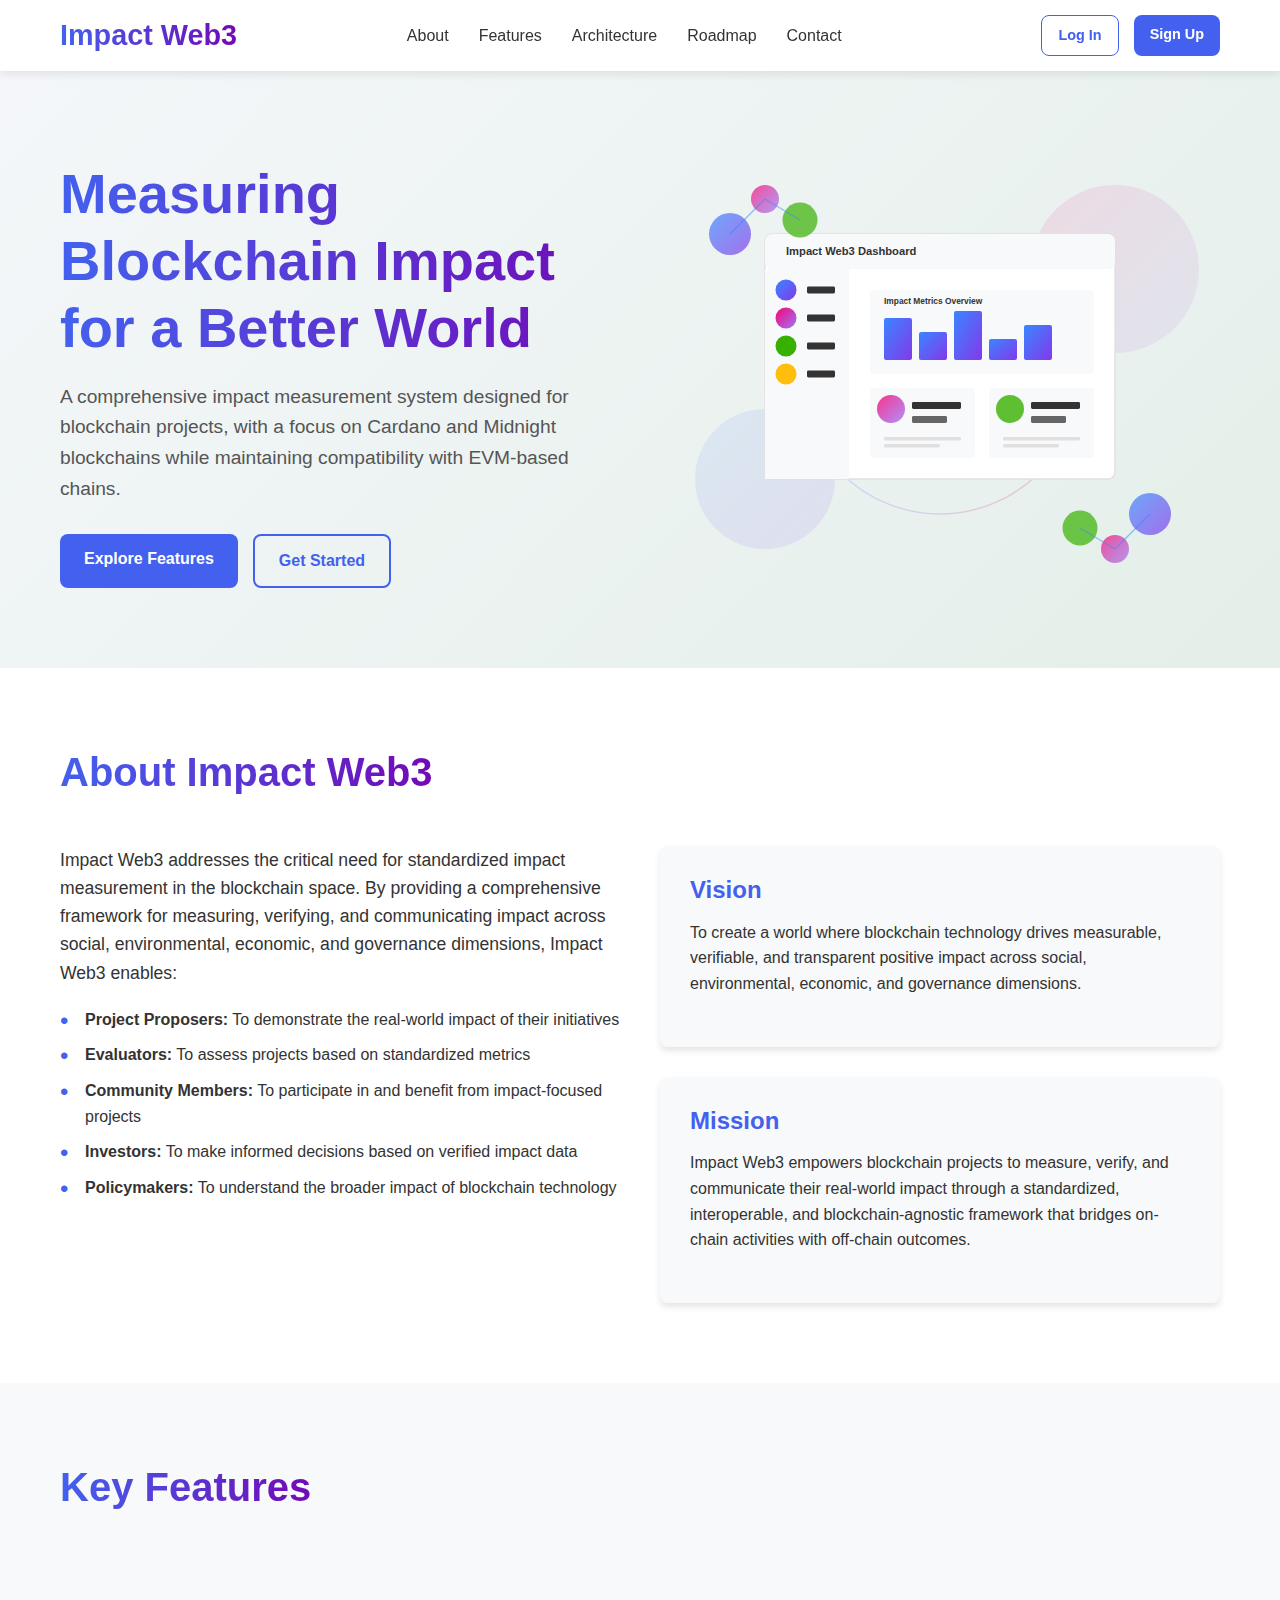
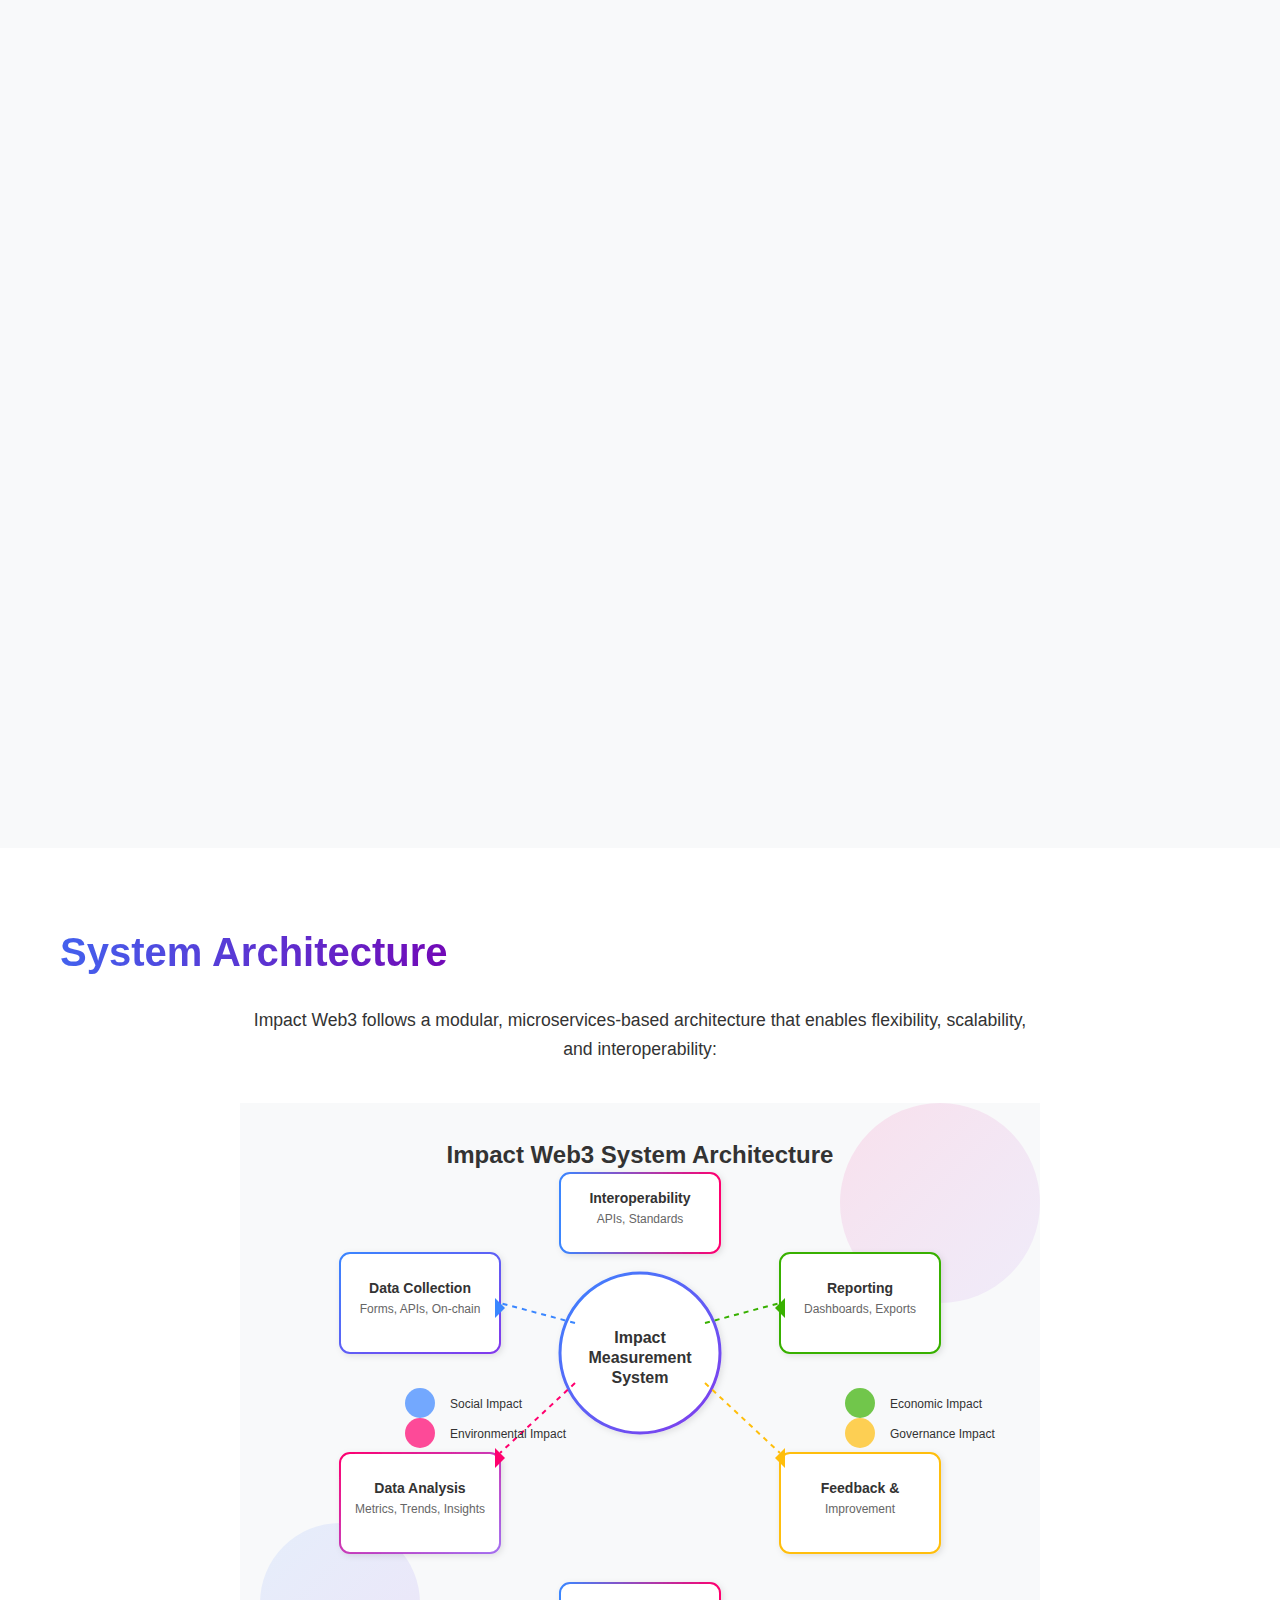
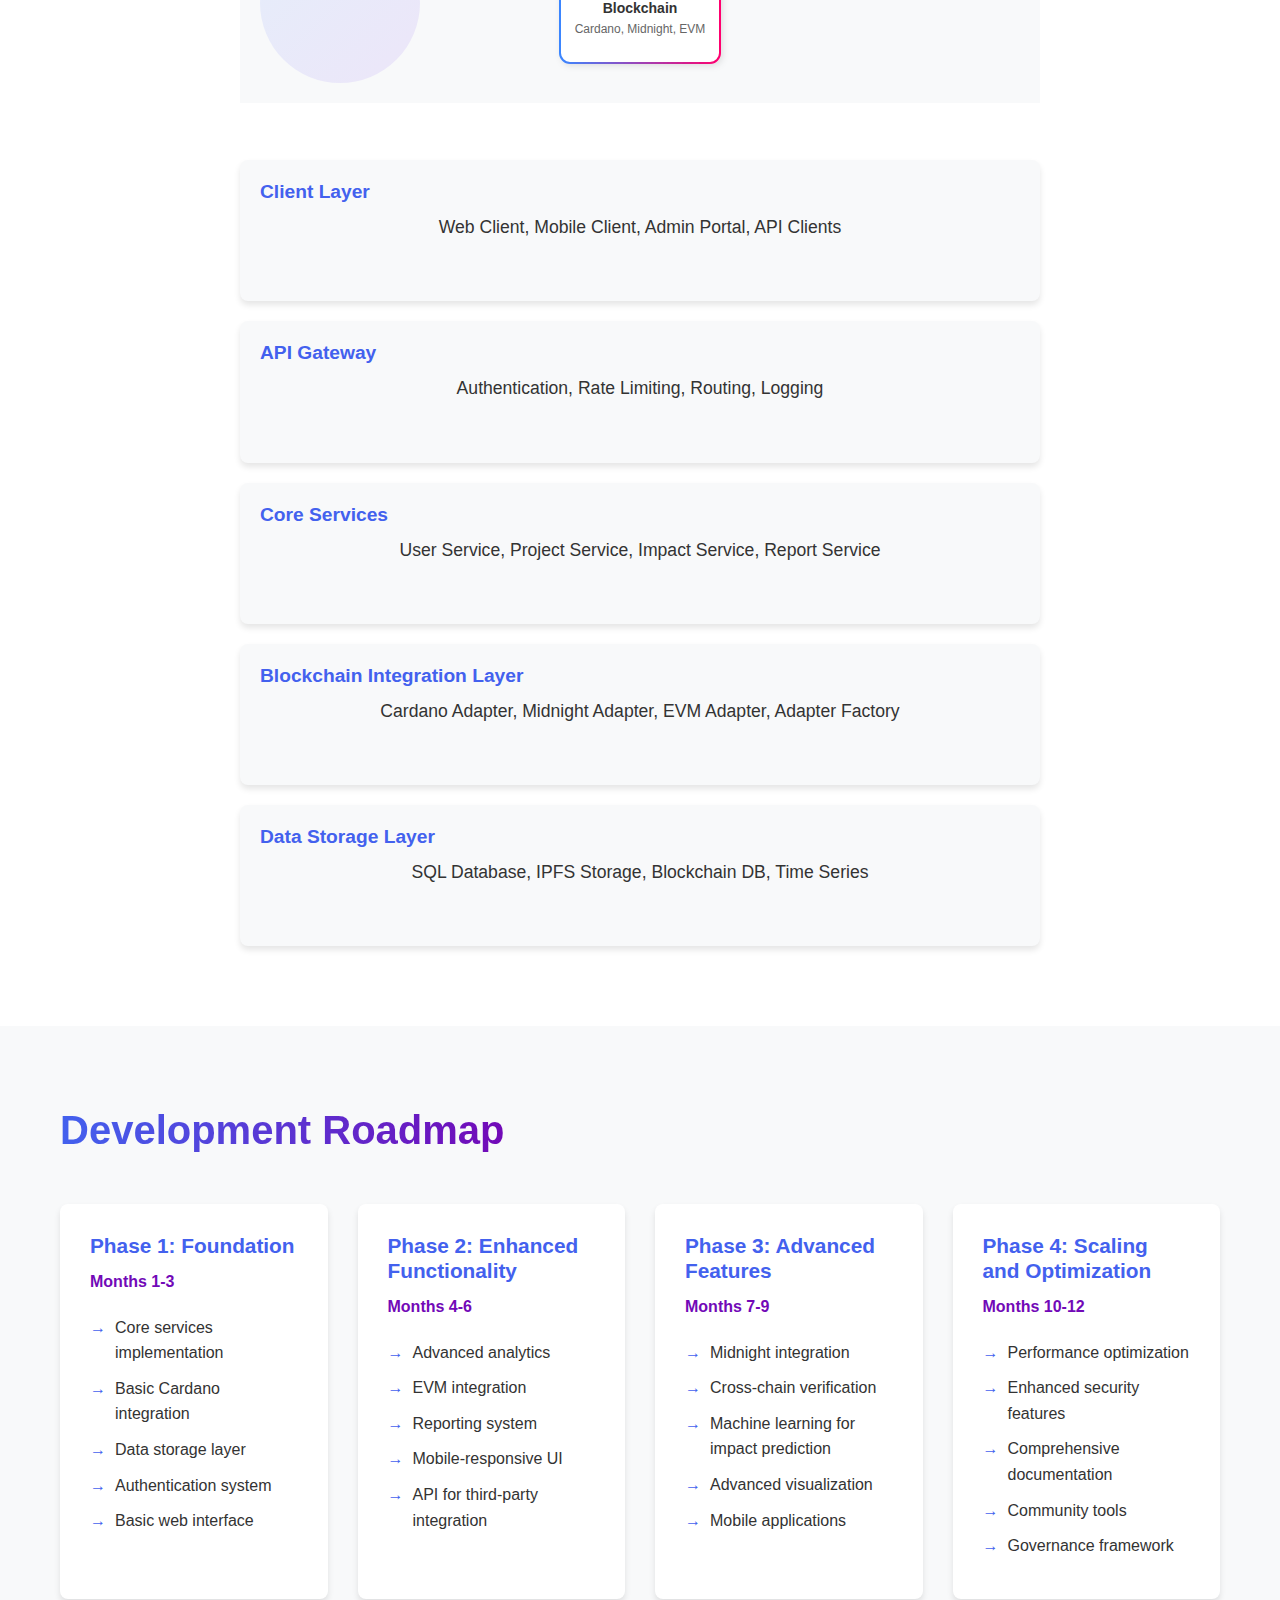
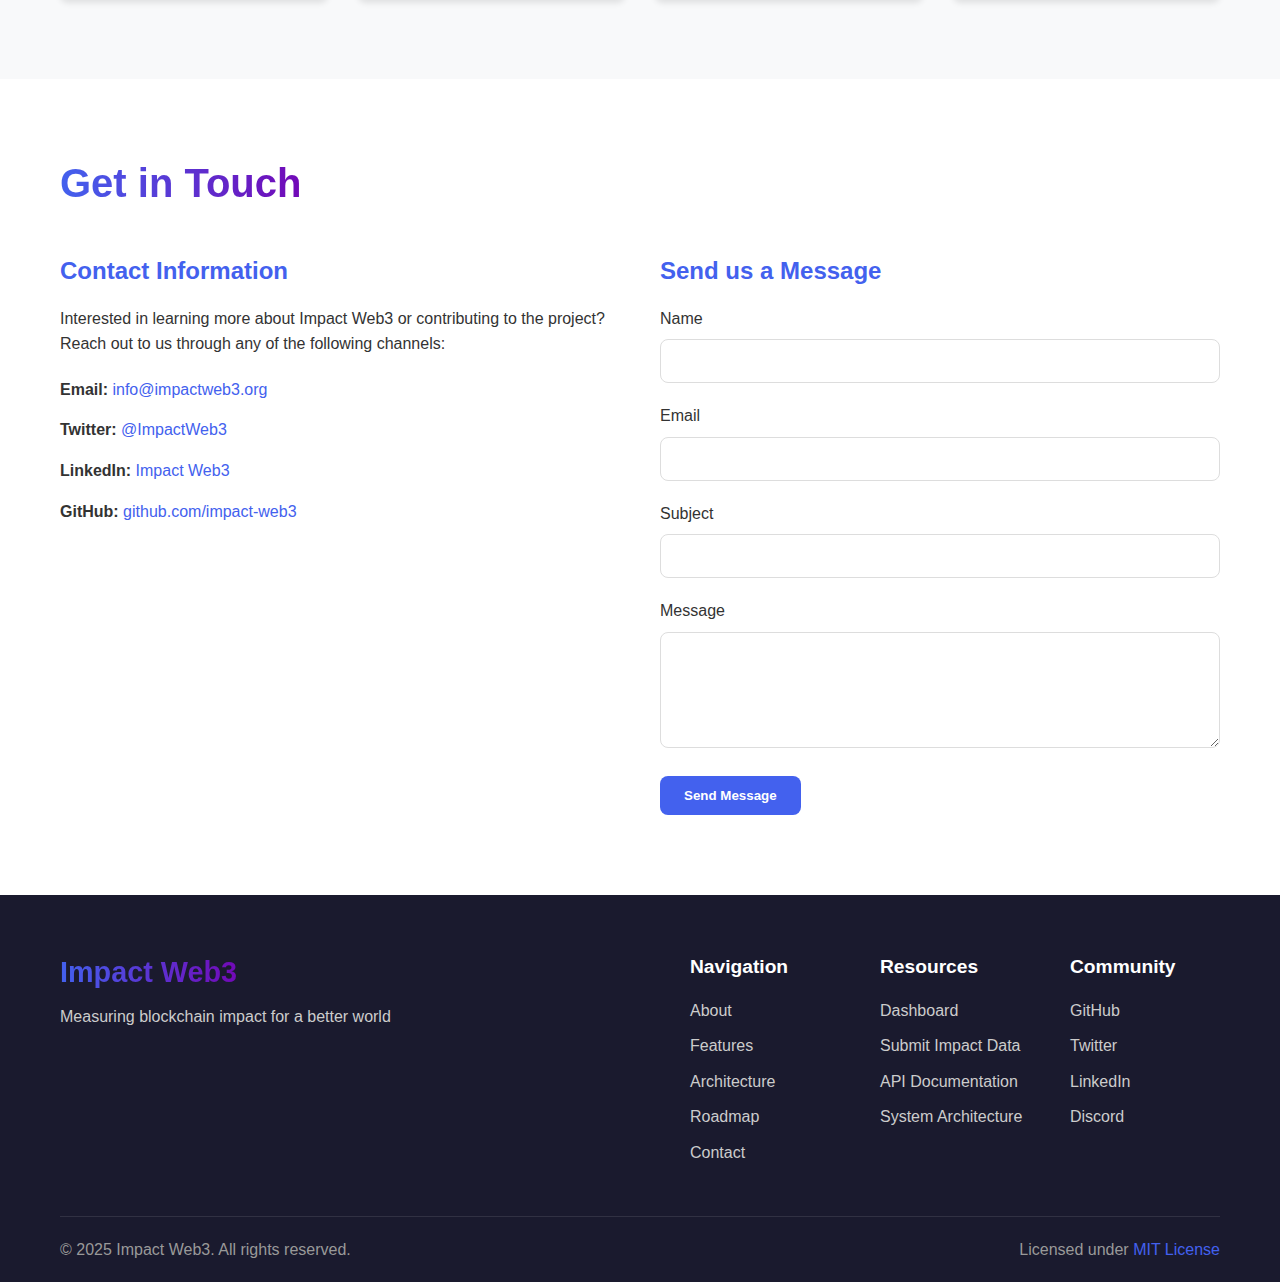
<file: impact_web3_github/index.html>
<!DOCTYPE html>
<html lang="en">
<head>
    <meta charset="UTF-8">
    <meta name="viewport" content="width=device-width, initial-scale=1.0">
    <title>Impact Web3 - Measuring Blockchain Impact for a Better World</title>
    <link rel="stylesheet" href="css/styles.css">
    <link rel="stylesheet" href="https://cdnjs.cloudflare.com/ajax/libs/font-awesome/6.4.0/css/all.min.css">
    <meta name="description" content="Impact Web3 is a comprehensive impact measurement system designed for blockchain projects, with a focus on Cardano and Midnight blockchains while maintaining compatibility with EVM-based chains.">
</head>
<body>
    <header>
        <div class="container">
            <div class="logo">
                <h1>Impact Web3</h1>
            </div>
            <nav>
                <ul>
                    <li><a href="#about">About</a></li>
                    <li><a href="#features">Features</a></li>
                    <li><a href="#architecture">Architecture</a></li>
                    <li><a href="#roadmap">Roadmap</a></li>
                    <li><a href="#contact">Contact</a></li>
                </ul>
            </nav>
            <div class="auth-buttons">
                <a href="#" class="btn auth-btn login-btn" id="loginBtn">Log In</a>
                <a href="#" class="btn auth-btn signup-btn" id="signupBtn">Sign Up</a>
            </div>
        </div>
    </header>

    <section class="hero">
        <div class="container">
            <div class="hero-content">
                <h1>Measuring Blockchain Impact for a Better World</h1>
                <p>A comprehensive impact measurement system designed for blockchain projects, with a focus on Cardano and Midnight blockchains while maintaining compatibility with EVM-based chains.</p>
                <div class="cta-buttons">
                    <a href="#features" class="btn primary">Explore Features</a>
                    <a href="#" class="btn secondary" id="getStartedBtn">Get Started</a>
                </div>
            </div>
            <div class="hero-image">
                <img src="images/hero-image.svg" alt="Impact Web3 Visualization">
            </div>
        </div>
    </section>

    <section id="about" class="about">
        <div class="container">
            <h2>About Impact Web3</h2>
            <div class="about-content">
                <div class="about-text">
                    <p>Impact Web3 addresses the critical need for standardized impact measurement in the blockchain space. By providing a comprehensive framework for measuring, verifying, and communicating impact across social, environmental, economic, and governance dimensions, Impact Web3 enables:</p>
                    <ul>
                        <li><strong>Project Proposers:</strong> To demonstrate the real-world impact of their initiatives</li>
                        <li><strong>Evaluators:</strong> To assess projects based on standardized metrics</li>
                        <li><strong>Community Members:</strong> To participate in and benefit from impact-focused projects</li>
                        <li><strong>Investors:</strong> To make informed decisions based on verified impact data</li>
                        <li><strong>Policymakers:</strong> To understand the broader impact of blockchain technology</li>
                    </ul>
                </div>
                <div class="vision-mission">
                    <div class="vision">
                        <h3>Vision</h3>
                        <p>To create a world where blockchain technology drives measurable, verifiable, and transparent positive impact across social, environmental, economic, and governance dimensions.</p>
                    </div>
                    <div class="mission">
                        <h3>Mission</h3>
                        <p>Impact Web3 empowers blockchain projects to measure, verify, and communicate their real-world impact through a standardized, interoperable, and blockchain-agnostic framework that bridges on-chain activities with off-chain outcomes.</p>
                    </div>
                </div>
            </div>
        </div>
    </section>

    <section id="features" class="features">
        <div class="container">
            <h2>Key Features</h2>
            <div class="features-grid">
                <div class="feature-card">
                    <div class="feature-icon impact-framework">
                        <i class="fas fa-chart-pie" style="color: white;"></i>
                    </div>
                    <h3>Comprehensive Impact Framework</h3>
                    <ul>
                        <li>Four Impact Dimensions: Social, Environmental, Economic, and Governance</li>
                        <li>Standardized Metrics: Common language for measuring impact</li>
                        <li>Customizable Indicators: Adaptable to different project types and contexts</li>
                    </ul>
                </div>
                <div class="feature-card">
                    <div class="feature-icon blockchain-verification">
                        <i class="fas fa-link" style="color: white;"></i>
                    </div>
                    <h3>Blockchain-Based Verification</h3>
                    <ul>
                        <li>On-Chain Verification: Immutable record of impact claims</li>
                        <li>Multi-Chain Support: Cardano, Midnight, and EVM-compatible chains</li>
                        <li>Cross-Chain Verification: Unified verification across different blockchains</li>
                    </ul>
                </div>
                <div class="feature-card">
                    <div class="feature-icon user-tools">
                        <i class="fas fa-tools" style="color: white;"></i>
                    </div>
                    <h3>User-Friendly Tools</h3>
                    <ul>
                        <li>Impact Dashboard: Visualize and track impact metrics</li>
                        <li>Data Collection Forms: Standardized forms for impact reporting</li>
                        <li>API Integration: Connect with existing systems and tools</li>
                    </ul>
                </div>
                <div class="feature-card">
                    <div class="feature-icon analytics">
                        <i class="fas fa-chart-line" style="color: white;"></i>
                    </div>
                    <h3>Advanced Analytics</h3>
                    <ul>
                        <li>Impact Trends: Track changes in impact metrics over time</li>
                        <li>Comparative Analysis: Benchmark against similar projects</li>
                        <li>Predictive Insights: Forecast future impact based on current data</li>
                    </ul>
                </div>
            </div>
        </div>
    </section>

    <section id="architecture" class="architecture">
        <div class="container">
            <h2>System Architecture</h2>
            <p>Impact Web3 follows a modular, microservices-based architecture that enables flexibility, scalability, and interoperability:</p>
            <div class="architecture-diagram">
                <img src="images/architecture.svg" alt="Impact Web3 Architecture Diagram">
            </div>
            <div class="architecture-description">
                <div class="arch-layer">
                    <h3>Client Layer</h3>
                    <p>Web Client, Mobile Client, Admin Portal, API Clients</p>
                </div>
                <div class="arch-layer">
                    <h3>API Gateway</h3>
                    <p>Authentication, Rate Limiting, Routing, Logging</p>
                </div>
                <div class="arch-layer">
                    <h3>Core Services</h3>
                    <p>User Service, Project Service, Impact Service, Report Service</p>
                </div>
                <div class="arch-layer">
                    <h3>Blockchain Integration Layer</h3>
                    <p>Cardano Adapter, Midnight Adapter, EVM Adapter, Adapter Factory</p>
                </div>
                <div class="arch-layer">
                    <h3>Data Storage Layer</h3>
                    <p>SQL Database, IPFS Storage, Blockchain DB, Time Series</p>
                </div>
            </div>
        </div>
    </section>

    <section id="roadmap" class="roadmap">
        <div class="container">
            <h2>Development Roadmap</h2>
            <div class="roadmap-timeline">
                <div class="roadmap-phase">
                    <h3>Phase 1: Foundation</h3>
                    <p class="phase-time">Months 1-3</p>
                    <ul>
                        <li>Core services implementation</li>
                        <li>Basic Cardano integration</li>
                        <li>Data storage layer</li>
                        <li>Authentication system</li>
                        <li>Basic web interface</li>
                    </ul>
                </div>
                <div class="roadmap-phase">
                    <h3>Phase 2: Enhanced Functionality</h3>
                    <p class="phase-time">Months 4-6</p>
                    <ul>
                        <li>Advanced analytics</li>
                        <li>EVM integration</li>
                        <li>Reporting system</li>
                        <li>Mobile-responsive UI</li>
                        <li>API for third-party integration</li>
                    </ul>
                </div>
                <div class="roadmap-phase">
                    <h3>Phase 3: Advanced Features</h3>
                    <p class="phase-time">Months 7-9</p>
                    <ul>
                        <li>Midnight integration</li>
                        <li>Cross-chain verification</li>
                        <li>Machine learning for impact prediction</li>
                        <li>Advanced visualization</li>
                        <li>Mobile applications</li>
                    </ul>
                </div>
                <div class="roadmap-phase">
                    <h3>Phase 4: Scaling and Optimization</h3>
                    <p class="phase-time">Months 10-12</p>
                    <ul>
                        <li>Performance optimization</li>
                        <li>Enhanced security features</li>
                        <li>Comprehensive documentation</li>
                        <li>Community tools</li>
                        <li>Governance framework</li>
                    </ul>
                </div>
            </div>
        </div>
    </section>

    <section id="contact" class="contact">
        <div class="container">
            <h2>Get in Touch</h2>
            <div class="contact-content">
                <div class="contact-info">
                    <h3>Contact Information</h3>
                    <p>Interested in learning more about Impact Web3 or contributing to the project? Reach out to us through any of the following channels:</p>
                    <ul>
                        <li><strong>Email:</strong> <a href="mailto:info@impactweb3.org">info@impactweb3.org</a></li>
                        <li><strong>Twitter:</strong> <a href="https://twitter.com/ImpactWeb3" target="_blank">@ImpactWeb3</a></li>
                        <li><strong>LinkedIn:</strong> <a href="https://linkedin.com/company/impact-web3" target="_blank">Impact Web3</a></li>
                        <li><strong>GitHub:</strong> <a href="https://github.com/impact-web3" target="_blank">github.com/impact-web3</a></li>
                    </ul>
                </div>
                <div class="contact-form">
                    <h3>Send us a Message</h3>
                    <form id="contactForm">
                        <div class="form-group">
                            <label for="name">Name</label>
                            <input type="text" id="name" name="name" required>
                        </div>
                        <div class="form-group">
                            <label for="email">Email</label>
                            <input type="email" id="email" name="email" required>
                        </div>
                        <div class="form-group">
                            <label for="subject">Subject</label>
                            <input type="text" id="subject" name="subject" required>
                        </div>
                        <div class="form-group">
                            <label for="message">Message</label>
                            <textarea id="message" name="message" rows="5" required></textarea>
                        </div>
                        <button type="submit" class="btn primary">Send Message</button>
                    </form>
                </div>
            </div>
        </div>
    </section>

    <footer>
        <div class="container">
            <div class="footer-content">
                <div class="footer-logo">
                    <h2>Impact Web3</h2>
                    <p>Measuring blockchain impact for a better world</p>
                </div>
                <div class="footer-links">
                    <div class="link-group">
                        <h3>Navigation</h3>
                        <ul>
                            <li><a href="#about">About</a></li>
                            <li><a href="#features">Features</a></li>
                            <li><a href="#architecture">Architecture</a></li>
                            <li><a href="#roadmap">Roadmap</a></li>
                            <li><a href="#contact">Contact</a></li>
                        </ul>
                    </div>
                    <div class="link-group">
                        <h3>Resources</h3>
                        <ul>
                            <li><a href="dashboard.html">Dashboard</a></li>
                            <li><a href="impact-form.html">Submit Impact Data</a></li>
                            <li><a href="#">API Documentation</a></li>
                            <li><a href="#">System Architecture</a></li>
                        </ul>
                    </div>
                    <div class="link-group">
                        <h3>Community</h3>
                        <ul>
                            <li><a href="https://github.com/impact-web3" target="_blank">GitHub</a></li>
                            <li><a href="https://twitter.com/ImpactWeb3" target="_blank">Twitter</a></li>
                            <li><a href="https://linkedin.com/company/impact-web3" target="_blank">LinkedIn</a></li>
                            <li><a href="https://discord.gg/impactweb3" target="_blank">Discord</a></li>
                        </ul>
                    </div>
                </div>
            </div>
            <div class="footer-bottom">
                <p>&copy; 2025 Impact Web3. All rights reserved.</p>
                <p>Licensed under <a href="#">MIT License</a></p>
            </div>
        </div>
    </footer>

    <!-- Login Modal -->
    <div class="modal" id="loginModal">
        <div class="modal-content">
            <span class="close-modal" id="closeLoginModal">&times;</span>
            <div class="modal-header">
                <h3>Log In to Your Account</h3>
            </div>
            <div class="modal-body">
                <form id="loginForm">
                    <div class="form-group">
                        <label for="loginEmail">Email</label>
                        <input type="email" id="loginEmail" name="email" required>
                    </div>
                    <div class="form-group">
                        <label for="loginPassword">Password</label>
                        <input type="password" id="loginPassword" name="password" required>
                    </div>
                    <button type="submit" class="btn primary" style="width: 100%;">Log In</button>
                </form>
            </div>
            <div class="modal-footer">
                <p>Don't have an account? <a href="#" id="switchToSignup">Sign up</a></p>
            </div>
        </div>
    </div>

    <!-- Signup Modal -->
    <div class="modal" id="signupModal">
        <div class="modal-content">
            <span class="close-modal" id="closeSignupModal">&times;</span>
            <div class="modal-header">
                <h3>Create Your Account</h3>
            </div>
            <div class="modal-body">
                <form id="signupForm">
                    <div class="form-group">
                        <label for="signupName">Full Name</label>
                        <input type="text" id="signupName" name="name" required>
                    </div>
                    <div class="form-group">
                        <label for="signupEmail">Email</label>
                        <input type="email" id="signupEmail" name="email" required>
                    </div>
                    <div class="form-group">
                        <label for="signupPassword">Password</label>
                        <input type="password" id="signupPassword" name="password" required>
                    </div>
                    <div class="form-group">
                        <label for="signupConfirmPassword">Confirm Password</label>
                        <input type="password" id="signupConfirmPassword" name="confirmPassword" required>
                    </div>
                    <button type="submit" class="btn primary" style="width: 100%;">Sign Up</button>
                </form>
            </div>
            <div class="modal-footer">
                <p>Already have an account? <a href="#" id="switchToLogin">Log in</a></p>
            </div>
        </div>
    </div>

    <script src="js/auth.js"></script>
    <script src="js/script.js"></script>
</body>
</html>
</file>
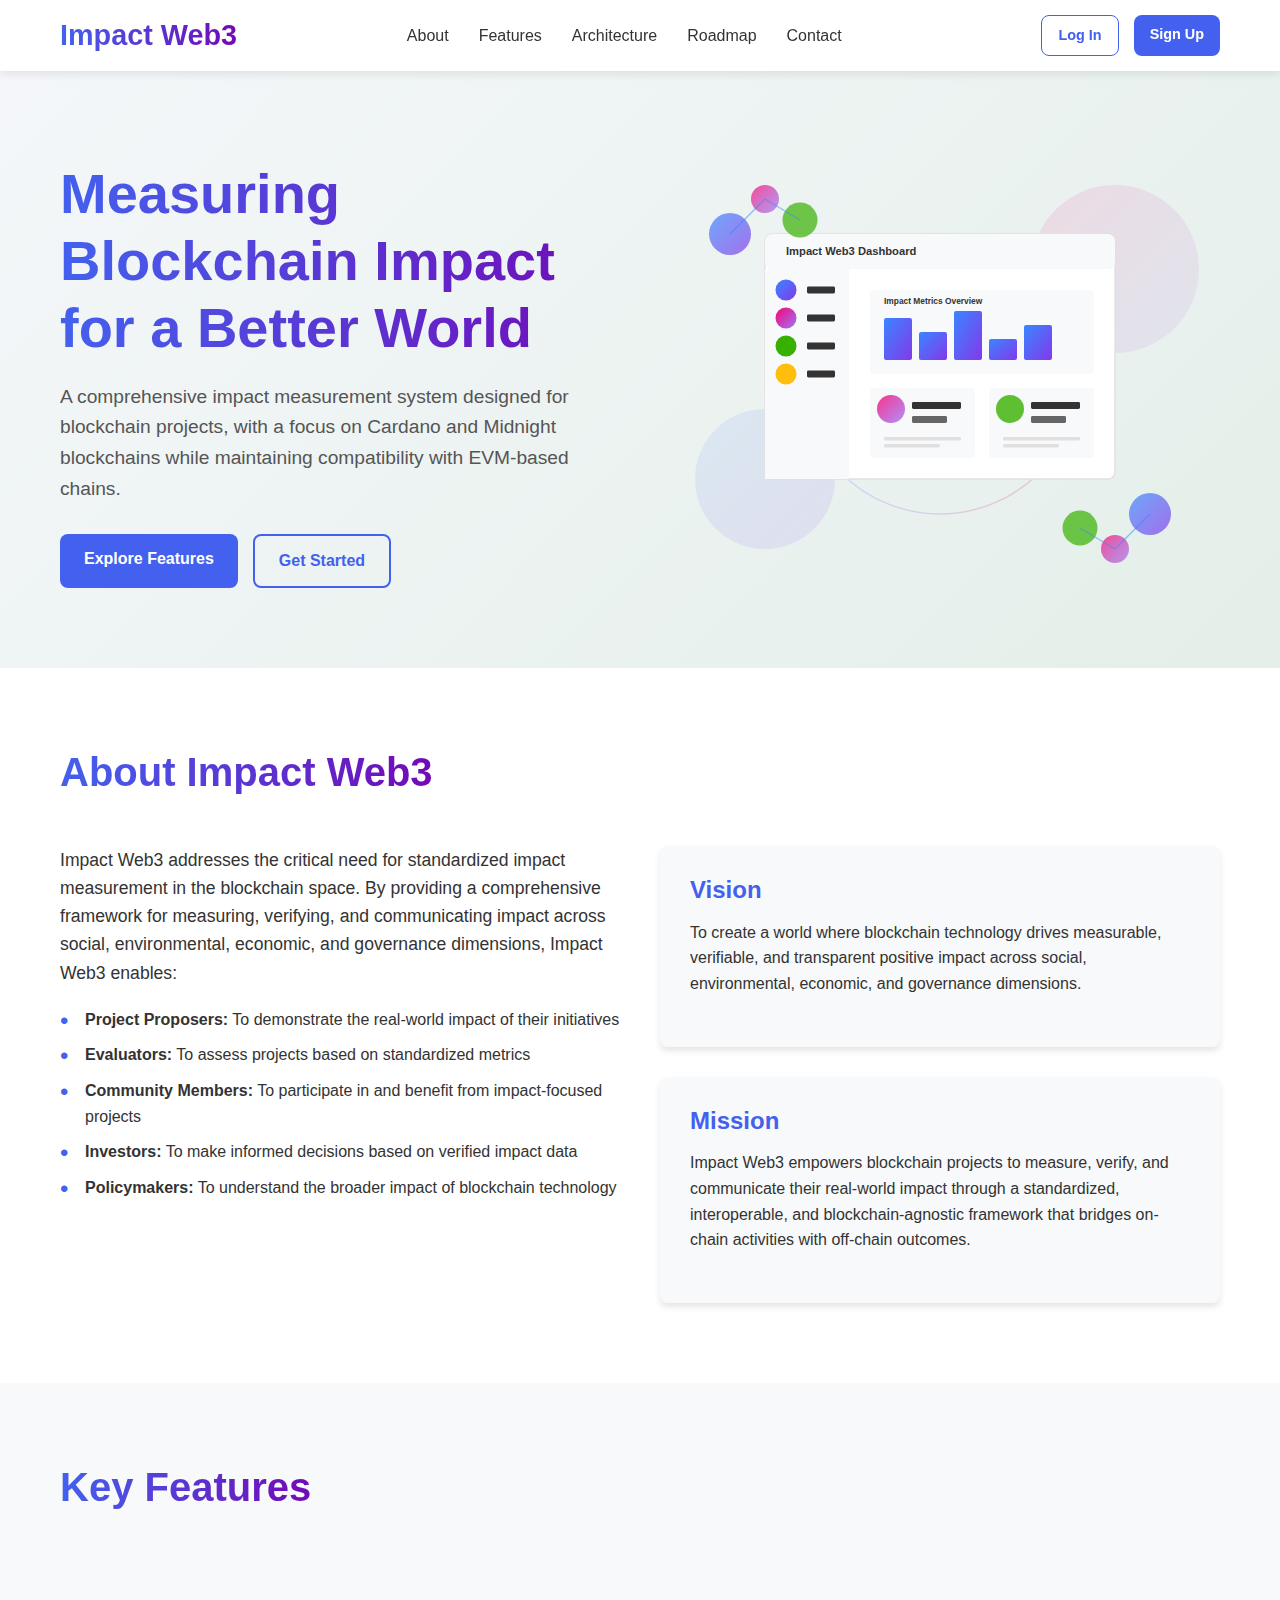
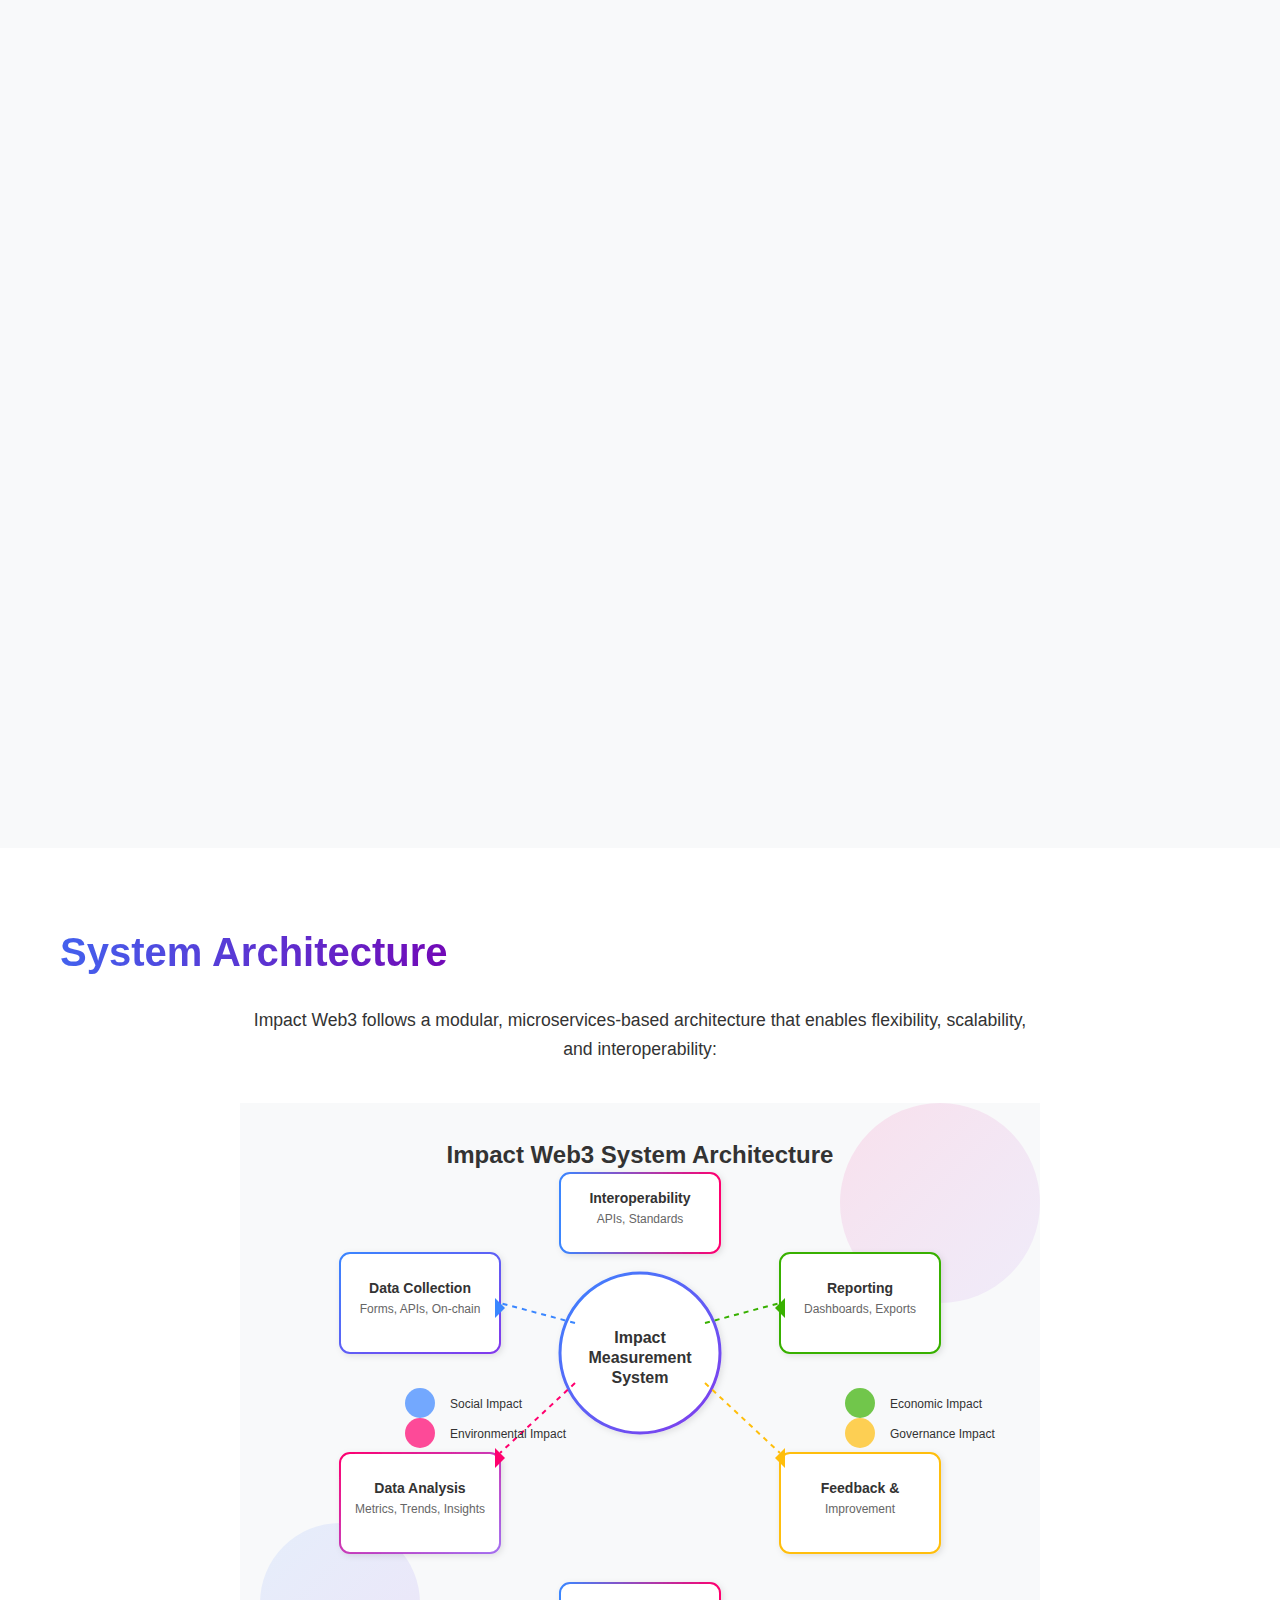
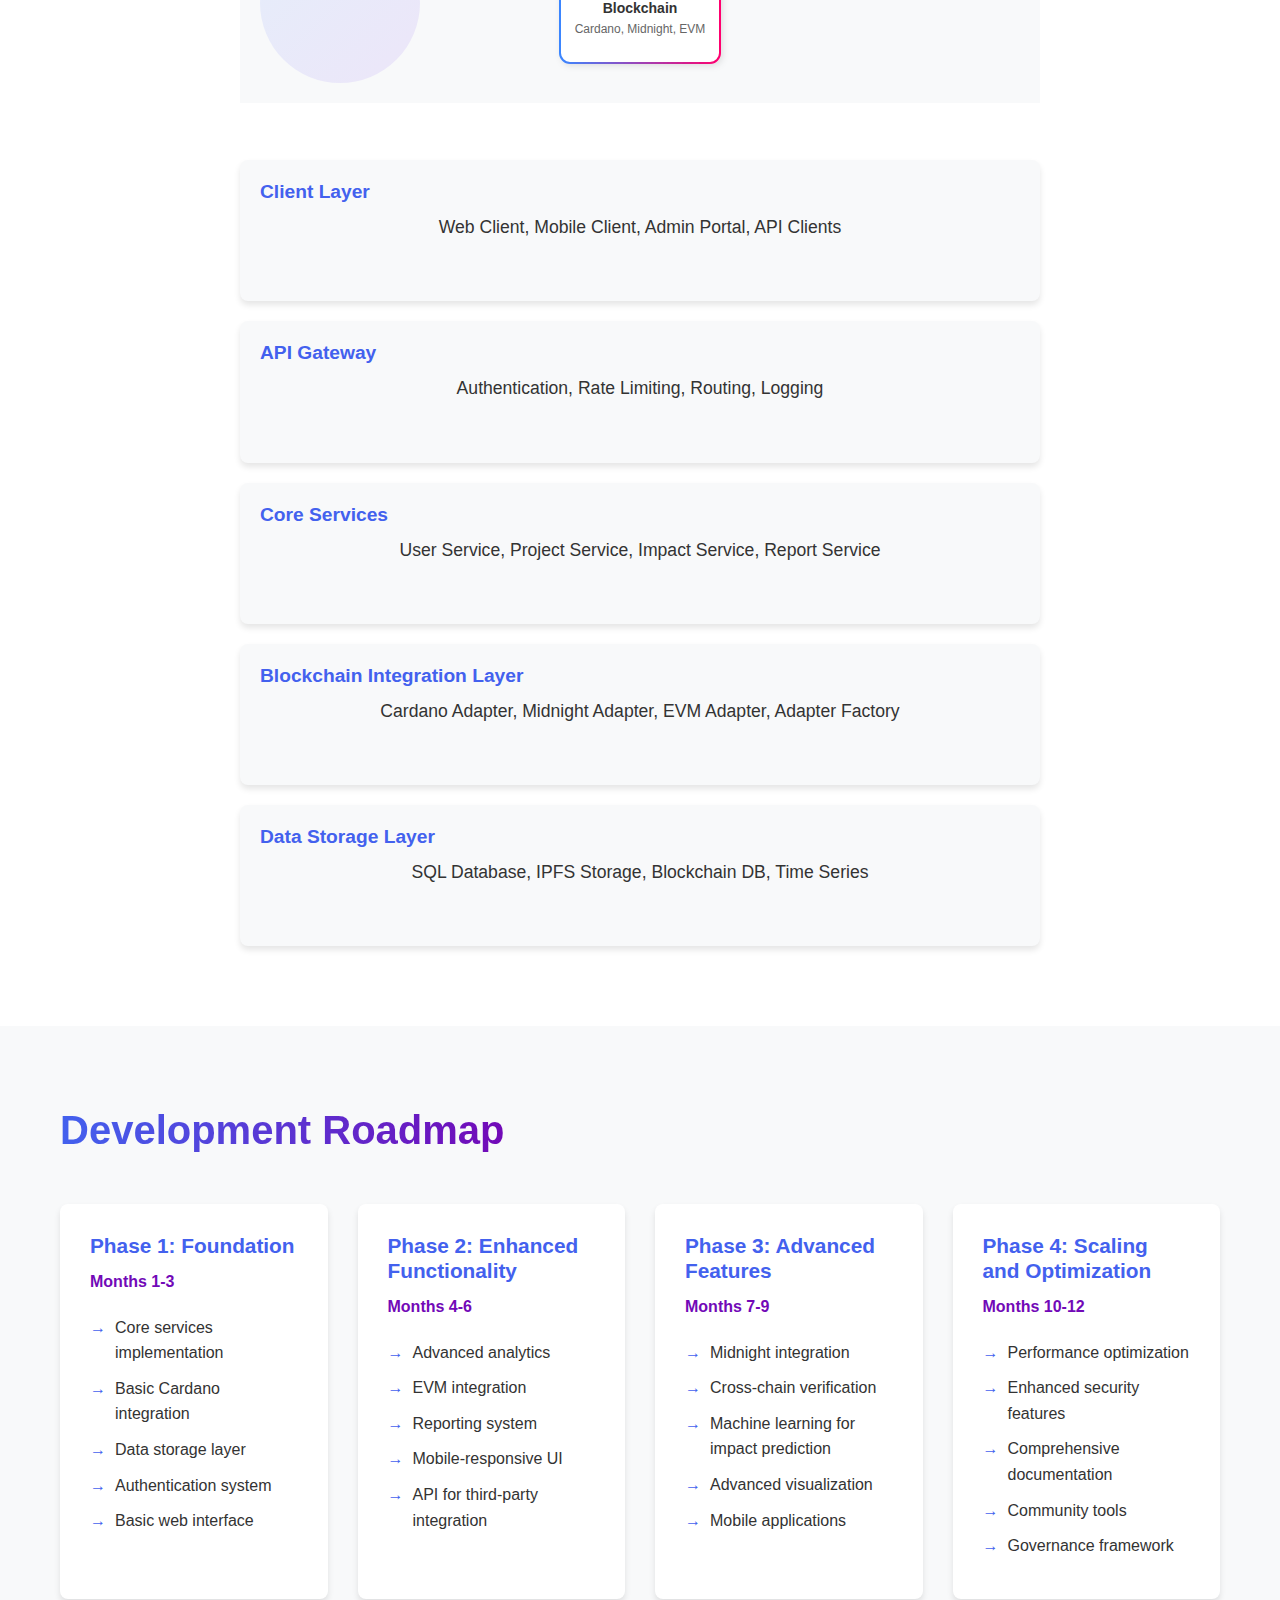
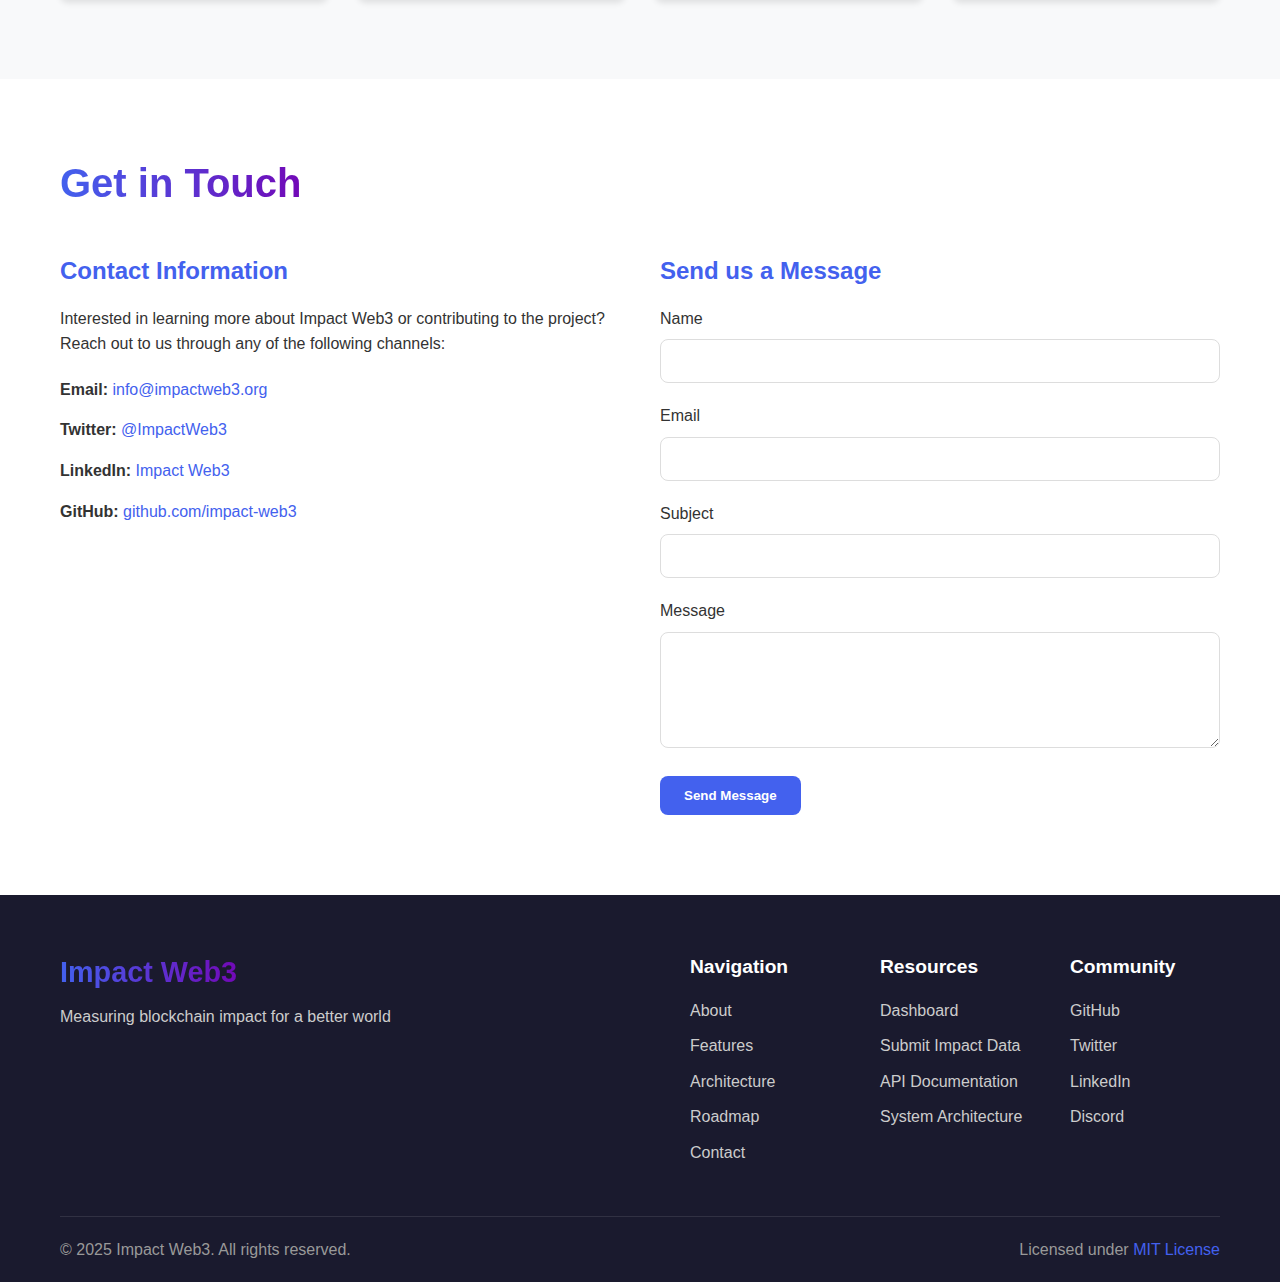
<file: impact_web3_github/impact-form.html>
<!DOCTYPE html>
<html lang="en">
<head>
    <meta charset="UTF-8">
    <meta name="viewport" content="width=device-width, initial-scale=1.0">
    <title>Submit Impact Data - Impact Web3</title>
    <link rel="stylesheet" href="css/styles.css">
    <link rel="stylesheet" href="https://cdnjs.cloudflare.com/ajax/libs/font-awesome/6.4.0/css/all.min.css">
    <meta name="description" content="Submit your blockchain project's impact data to measure and verify your real-world impact.">
</head>
<body>
    <header>
        <div class="container">
            <div class="logo">
                <h1>Impact Web3</h1>
            </div>
            <nav>
                <ul>
                    <li><a href="index.html#about">About</a></li>
                    <li><a href="index.html#features">Features</a></li>
                    <li><a href="index.html#architecture">Architecture</a></li>
                    <li><a href="index.html#roadmap">Roadmap</a></li>
                    <li><a href="index.html#contact">Contact</a></li>
                </ul>
            </nav>
            <div class="auth-buttons">
                <!-- Auth buttons will be dynamically updated by auth.js -->
            </div>
        </div>
    </header>

    <section class="impact-form-container">
        <div class="container">
            <div class="impact-form-header">
                <h1>Submit Your Impact Data</h1>
                <p>Use this form to submit impact data for your blockchain project. The data will be verified and published to the public dashboard.</p>
            </div>
            
            <div class="impact-form">
                <form id="impactDataForm">
                    <div class="form-section">
                        <h3>Project Information</h3>
                        <div class="form-group">
                            <label for="projectName">Project Name*</label>
                            <input type="text" id="projectName" name="projectName" required>
                        </div>
                        <div class="form-row">
                            <div class="form-col">
                                <div class="form-group">
                                    <label for="projectType">Project Type*</label>
                                    <select id="projectType" name="projectType" required>
                                        <option value="">Select Type</option>
                                        <option value="defi">DeFi</option>
                                        <option value="nft">NFT</option>
                                        <option value="dao">DAO</option>
                                        <option value="infrastructure">Infrastructure</option>
                                        <option value="social_impact">Social Impact</option>
                                        <option value="environmental">Environmental</option>
                                        <option value="other">Other</option>
                                    </select>
                                </div>
                            </div>
                            <div class="form-col">
                                <div class="form-group">
                                    <label for="blockchain">Primary Blockchain*</label>
                                    <select id="blockchain" name="blockchain" required>
                                        <option value="">Select Blockchain</option>
                                        <option value="cardano">Cardano</option>
                                        <option value="midnight">Midnight</option>
                                        <option value="ethereum">Ethereum</option>
                                        <option value="polygon">Polygon</option>
                                        <option value="solana">Solana</option>
                                        <option value="other">Other</option>
                                    </select>
                                </div>
                            </div>
                        </div>
                        <div class="form-group">
                            <label for="projectDescription">Project Description*</label>
                            <textarea id="projectDescription" name="projectDescription" rows="4" required></textarea>
                        </div>
                        <div class="form-row">
                            <div class="form-col">
                                <div class="form-group">
                                    <label for="projectWebsite">Project Website</label>
                                    <input type="url" id="projectWebsite" name="projectWebsite" placeholder="https://">
                                </div>
                            </div>
                            <div class="form-col">
                                <div class="form-group">
                                    <label for="contractAddress">Smart Contract Address (if applicable)</label>
                                    <input type="text" id="contractAddress" name="contractAddress">
                                </div>
                            </div>
                        </div>
                    </div>

                    <div class="form-section">
                        <h3>Social Impact Metrics</h3>
                        <p>Provide data on how your project creates social impact.</p>
                        
                        <div class="form-row">
                            <div class="form-col">
                                <div class="form-group">
                                    <label for="beneficiaries">Number of Beneficiaries</label>
                                    <input type="number" id="beneficiaries" name="socialImpact.beneficiaries" min="0">
                                </div>
                            </div>
                            <div class="form-col">
                                <div class="form-group">
                                    <label for="communities">Communities Served</label>
                                    <input type="number" id="communities" name="socialImpact.communities" min="0">
                                </div>
                            </div>
                        </div>
                        
                        <div class="form-group">
                            <label for="socialImpactDescription">Social Impact Description</label>
                            <textarea id="socialImpactDescription" name="socialImpact.description" rows="3"></textarea>
                            <small>Describe how your project creates social impact, including any qualitative outcomes.</small>
                        </div>
                        
                        <div class="form-group">
                            <label for="socialSDGs">Relevant UN Sustainable Development Goals</label>
                            <div class="checkbox-group">
                                <div class="checkbox-item">
                                    <input type="checkbox" id="sdg1" name="socialImpact.sdgs" value="1">
                                    <label for="sdg1">SDG 1: No Poverty</label>
                                </div>
                                <div class="checkbox-item">
                                    <input type="checkbox" id="sdg2" name="socialImpact.sdgs" value="2">
                                    <label for="sdg2">SDG 2: Zero Hunger</label>
                                </div>
                                <div class="checkbox-item">
                                    <input type="checkbox" id="sdg3" name="socialImpact.sdgs" value="3">
                                    <label for="sdg3">SDG 3: Good Health and Well-being</label>
                                </div>
                                <div class="checkbox-item">
                                    <input type="checkbox" id="sdg4" name="socialImpact.sdgs" value="4">
                                    <label for="sdg4">SDG 4: Quality Education</label>
                                </div>
                                <div class="checkbox-item">
                                    <input type="checkbox" id="sdg5" name="socialImpact.sdgs" value="5">
                                    <label for="sdg5">SDG 5: Gender Equality</label>
                                </div>
                            </div>
                        </div>
                    </div>

                    <div class="form-section">
                        <h3>Environmental Impact Metrics</h3>
                        <p>Provide data on how your project impacts the environment.</p>
                        
                        <div class="form-row">
                            <div class="form-col">
                                <div class="form-group">
                                    <label for="carbonOffset">Carbon Offset (tons CO2)</label>
                                    <input type="number" id="carbonOffset" name="environmentalImpact.carbonOffset" min="0" step="0.01">
                                </div>
                            </div>
                            <div class="form-col">
                                <div class="form-group">
                                    <label for="energyEfficiency">Energy Efficiency Improvement (%)</label>
                                    <input type="number" id="energyEfficiency" name="environmentalImpact.energyEfficiency" min="0" max="100" step="0.1">
                                </div>
                            </div>
                        </div>
                        
                        <div class="form-group">
                            <label for="environmentalImpactDescription">Environmental Impact Description</label>
                            <textarea id="environmentalImpactDescription" name="environmentalImpact.description" rows="3"></textarea>
                            <small>Describe how your project impacts the environment, including any conservation efforts.</small>
                        </div>
                        
                        <div class="form-group">
                            <label for="environmentalSDGs">Relevant UN Sustainable Development Goals</label>
                            <div class="checkbox-group">
                                <div class="checkbox-item">
                                    <input type="checkbox" id="sdg6" name="environmentalImpact.sdgs" value="6">
                                    <label for="sdg6">SDG 6: Clean Water and Sanitation</label>
                                </div>
                                <div class="checkbox-item">
                                    <input type="checkbox" id="sdg7" name="environmentalImpact.sdgs" value="7">
                                    <label for="sdg7">SDG 7: Affordable and Clean Energy</label>
                                </div>
                                <div class="checkbox-item">
                                    <input type="checkbox" id="sdg12" name="environmentalImpact.sdgs" value="12">
                                    <label for="sdg12">SDG 12: Responsible Consumption and Production</label>
                                </div>
                                <div class="checkbox-item">
                                    <input type="checkbox" id="sdg13" name="environmentalImpact.sdgs" value="13">
                                    <label for="sdg13">SDG 13: Climate Action</label>
                                </div>
                                <div class="checkbox-item">
                                    <input type="checkbox" id="sdg14" name="environmentalImpact.sdgs" value="14">
                                    <label for="sdg14">SDG 14: Life Below Water</label>
                                </div>
                                <div class="checkbox-item">
                                    <input type="checkbox" id="sdg15" name="environmentalImpact.sdgs" value="15">
                                    <label for="sdg15">SDG 15: Life on Land</label>
                                </div>
                            </div>
                        </div>
                    </div>

                    <div class="form-section">
                        <h3>Economic Impact Metrics</h3>
                        <p>Provide data on the economic impact of your project.</p>
                        
                        <div class="form-row">
                            <div class="form-col">
                                <div class="form-group">
                                    <label for="jobsCreated">Jobs Created</label>
                                    <input type="number" id="jobsCreated" name="economicImpact.jobsCreated" min="0">
                                </div>
                            </div>
                            <div class="form-col">
                                <div class="form-group">
                                    <label for="investmentGenerated">Investment Generated (USD)</label>
                                    <input type="number" id="investmentGenerated" name="economicImpact.investmentGenerated" min="0" step="0.01">
                                </div>
                            </div>
                        </div>
                        
                        <div class="form-group">
                            <label for="economicImpactDescription">Economic Impact Description</label>
                            <textarea id="economicImpactDescription" name="economicImpact.description" rows="3"></textarea>
                            <small>Describe how your project creates economic value, including any financial inclusion aspects.</small>
                        </div>
                        
                        <div class="form-group">
                            <label for="economicSDGs">Relevant UN Sustainable Development Goals</label>
                            <div class="checkbox-group">
                                <div class="checkbox-item">
                                    <input type="checkbox" id="sdg8" name="economicImpact.sdgs" value="8">
                                    <label for="sdg8">SDG 8: Decent Work and Economic Growth</label>
                                </div>
                                <div class="checkbox-item">
                                    <input type="checkbox" id="sdg9" name="economicImpact.sdgs" value="9">
                                    <label for="sdg9">SDG 9: Industry, Innovation and Infrastructure</label>
                                </div>
                                <div class="checkbox-item">
                                    <input type="checkbox" id="sdg10" name="economicImpact.sdgs" value="10">
                                    <label for="sdg10">SDG 10: Reduced Inequality</label>
                                </div>
                                <div class="checkbox-item">
                                    <input type="checkbox" id="sdg11" name="economicImpact.sdgs" value="11">
                                    <label for="sdg11">SDG 11: Sustainable Cities and Communities</label>
                                </div>
                            </div>
                        </div>
                    </div>

                    <div class="form-section">
                        <h3>Governance Impact Metrics</h3>
                        <p>Provide data on how your project impacts governance and decision-making.</p>
                        
                        <div class="form-row">
                            <div class="form-col">
                                <div class="form-group">
                                    <label for="participantsCount">Governance Participants</label>
                                    <input type="number" id="participantsCount" name="governanceImpact.participantsCount" min="0">
                                </div>
                            </div>
                            <div class="form-col">
                                <div class="form-group">
                                    <label for="proposalsCount">Governance Proposals</label>
                                    <input type="number" id="proposalsCount" name="governanceImpact.proposalsCount" min="0">
                                </div>
                            </div>
                        </div>
                        
                        <div class="form-group">
                            <label for="governanceImpactDescription">Governance Impact Description</label>
                            <textarea id="governanceImpactDescription" name="governanceImpact.description" rows="3"></textarea>
                            <small>Describe how your project impacts governance, including any transparency or accountability aspects.</small>
                        </div>
                        
                        <div class="form-group">
                            <label for="governanceSDGs">Relevant UN Sustainable Development Goals</label>
                            <div class="checkbox-group">
                                <div class="checkbox-item">
                                    <input type="checkbox" id="sdg16" name="governanceImpact.sdgs" value="16">
                                    <label for="sdg16">SDG 16: Peace, Justice and Strong Institutions</label>
                                </div>
                                <div class="checkbox-item">
                                    <input type="checkbox" id="sdg17" name="governanceImpact.sdgs" value="17">
                                    <label for="sdg17">SDG 17: Partnerships for the Goals</label>
                                </div>
                            </div>
                        </div>
                    </div>

                    <div class="form-section">
                        <h3>Verification Information</h3>
                        <p>Provide information to help verify your impact claims.</p>
                        
                        <div class="form-group">
                            <label for="verificationMethod">Verification Method*</label>
                            <select id="verificationMethod" name="verification.method" required>
                                <option value="">Select Method</option>
                                <option value="self">Self-reported</option>
                                <option value="third_party">Third-party verified</option>
                                <option value="blockchain">On-chain data</option>
                                <option value="hybrid">Hybrid approach</option>
                            </select>
                        </div>
                        
                        <div class="form-group">
                            <label for="verificationDetails">Verification Details</label>
                            <textarea id="verificationDetails" name="verification.details" rows="3"></textarea>
                            <small>Provide details about how your impact data can be verified, including any third-party verifiers or on-chain data sources.</small>
                        </div>
                        
                        <div class="form-group">
                            <label for="evidenceLinks">Evidence Links</label>
                            <textarea id="evidenceLinks" name="verification.evidenceLinks" rows="3" placeholder="https://example.com/evidence1&#10;https://example.com/evidence2"></textarea>
                            <small>Provide links to evidence supporting your impact claims (one per line).</small>
                        </div>
                    </div>

                    <div class="form-actions">
                        <button type="button" class="btn secondary" id="saveAsDraft">Save as Draft</button>
                        <button type="submit" class="btn primary">Submit Impact Data</button>
                    </div>
                </form>
            </div>
        </div>
    </section>

    <footer>
        <div class="container">
            <div class="footer-content">
                <div class="footer-logo">
                    <h2>Impact Web3</h2>
                    <p>Measuring blockchain impact for a better world</p>
                </div>
                <div class="footer-links">
                    <div class="link-group">
                        <h3>Navigation</h3>
                        <ul>
                            <li><a href="index.html#about">About</a></li>
                            <li><a href="index.html#features">Features</a></li>
                            <li><a href="index.html#architecture">Architecture</a></li>
                            <li><a href="index.html#roadmap">Roadmap</a></li>
                            <li><a href="index.html#contact">Contact</a></li>
                        </ul>
                    </div>
                    <div class="link-group">
                        <h3>Resources</h3>
                        <ul>
                            <li><a href="dashboard.html">Dashboard</a></li>
                            <li><a href="impact-form.html">Submit Impact Data</a></li>
                            <li><a href="#">API Documentation</a></li>
                            <li><a href="#">System Architecture</a></li>
                        </ul>
                    </div>
                    <div class="link-group">
                        <h3>Community</h3>
                        <ul>
                            <li><a href="https://github.com/impact-web3" target="_blank">GitHub</a></li>
                            <li><a href="https://twitter.com/ImpactWeb3" target="_blank">Twitter</a></li>
                            <li><a href="https://linkedin.com/company/impact-web3" target="_blank">LinkedIn</a></li>
                            <li><a href="https://discord.gg/impactweb3" target="_blank">Discord</a></li>
                        </ul>
                    </div>
                </div>
            </div>
            <div class="footer-bottom">
                <p>&copy; 2025 Impact Web3. All rights reserved.</p>
                <p>Licensed under <a href="#">MIT License</a></p>
            </div>
        </div>
    </footer>

    <script src="js/auth.js"></script>
    <script src="js/script.js"></script>
    <script src="js/impact-form.js"></script>
</body>
</html>
</file>
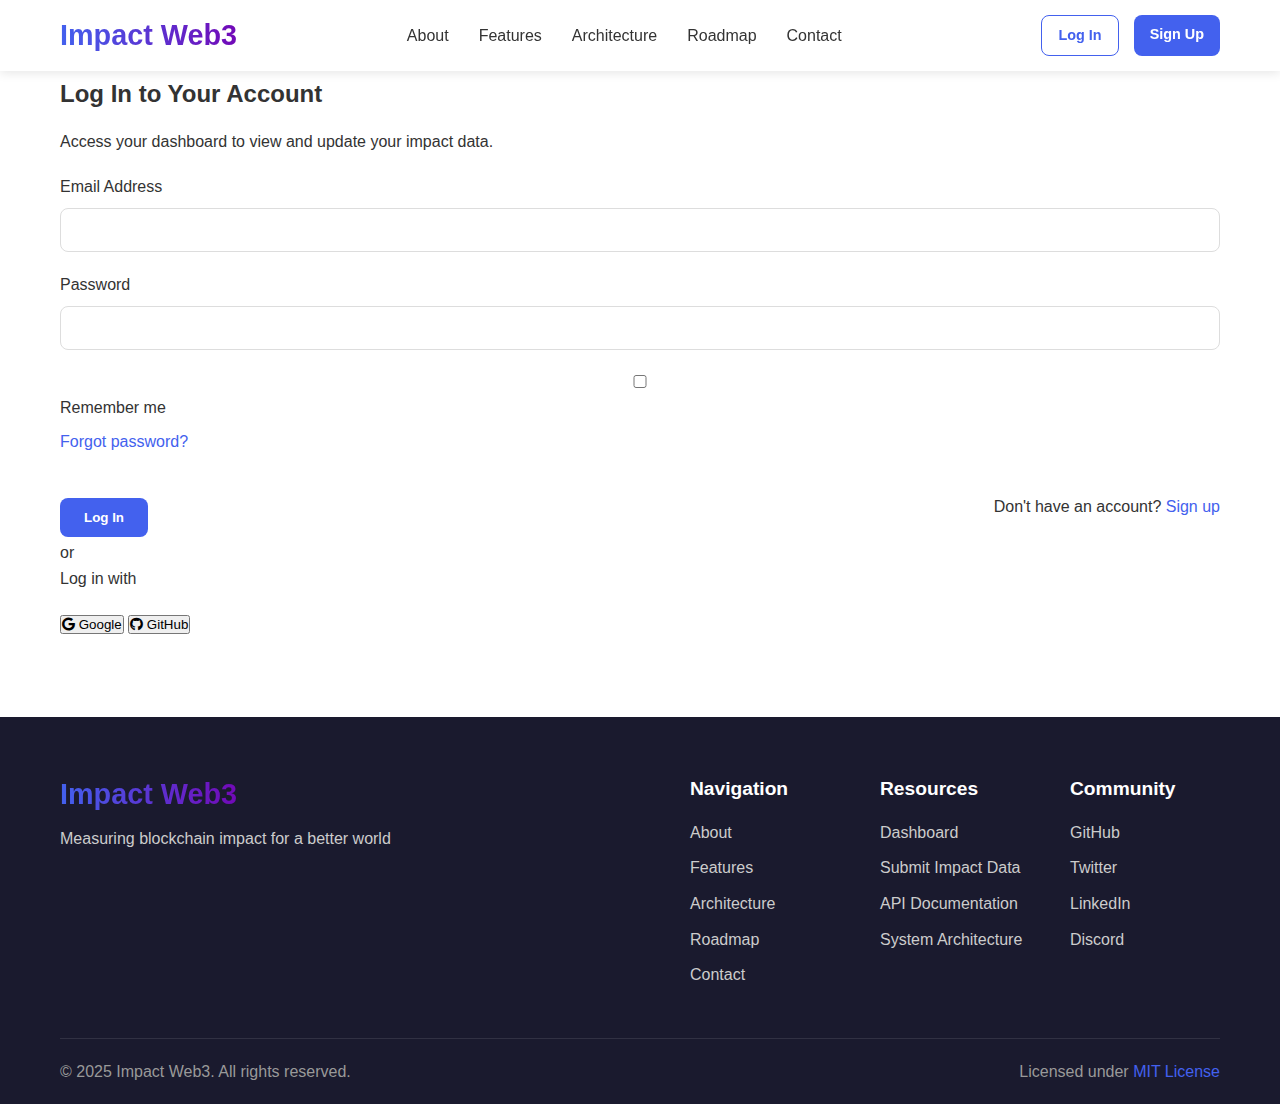
<file: impact_web3_github/login.html>
<!DOCTYPE html>
<html lang="en">
<head>
    <meta charset="UTF-8">
    <meta name="viewport" content="width=device-width, initial-scale=1.0">
    <title>Login - Impact Web3</title>
    <link rel="stylesheet" href="css/styles.css">
    <link rel="stylesheet" href="https://cdnjs.cloudflare.com/ajax/libs/font-awesome/6.4.0/css/all.min.css">
    <meta name="description" content="Log in to your Impact Web3 account to access your impact dashboard and data.">
</head>
<body>
    <header>
        <div class="container">
            <div class="logo">
                <h1>Impact Web3</h1>
            </div>
            <nav>
                <ul>
                    <li><a href="index.html#about">About</a></li>
                    <li><a href="index.html#features">Features</a></li>
                    <li><a href="index.html#architecture">Architecture</a></li>
                    <li><a href="index.html#roadmap">Roadmap</a></li>
                    <li><a href="index.html#contact">Contact</a></li>
                </ul>
            </nav>
            <div class="auth-buttons">
                <a href="#" class="btn auth-btn login-btn" id="loginBtn">Log In</a>
                <a href="#" class="btn auth-btn signup-btn" id="signupBtn">Sign Up</a>
            </div>
        </div>
    </header>

    <section class="login-section">
        <div class="container">
            <div class="login-container">
                <div class="login-header">
                    <h2>Log In to Your Account</h2>
                    <p>Access your dashboard to view and update your impact data.</p>
                </div>
                <div class="login-form-container">
                    <form id="fullLoginForm">
                        <div class="form-group">
                            <label for="loginEmail">Email Address</label>
                            <input type="email" id="loginEmail" name="email" required>
                        </div>
                        <div class="form-group">
                            <label for="loginPassword">Password</label>
                            <input type="password" id="loginPassword" name="password" required>
                        </div>
                        <div class="form-group remember-forgot">
                            <div class="checkbox-item">
                                <input type="checkbox" id="rememberMe" name="rememberMe">
                                <label for="rememberMe">Remember me</label>
                            </div>
                            <a href="#" class="forgot-password">Forgot password?</a>
                        </div>
                        <div class="form-actions">
                            <button type="submit" class="btn primary">Log In</button>
                            <p>Don't have an account? <a href="signup.html">Sign up</a></p>
                        </div>
                    </form>
                </div>
                <div class="login-divider">
                    <span>or</span>
                </div>
                <div class="social-login">
                    <p>Log in with</p>
                    <div class="social-buttons">
                        <button class="social-btn google">
                            <i class="fab fa-google"></i> Google
                        </button>
                        <button class="social-btn github">
                            <i class="fab fa-github"></i> GitHub
                        </button>
                    </div>
                </div>
            </div>
        </div>
    </section>

    <footer>
        <div class="container">
            <div class="footer-content">
                <div class="footer-logo">
                    <h2>Impact Web3</h2>
                    <p>Measuring blockchain impact for a better world</p>
                </div>
                <div class="footer-links">
                    <div class="link-group">
                        <h3>Navigation</h3>
                        <ul>
                            <li><a href="index.html#about">About</a></li>
                            <li><a href="index.html#features">Features</a></li>
                            <li><a href="index.html#architecture">Architecture</a></li>
                            <li><a href="index.html#roadmap">Roadmap</a></li>
                            <li><a href="index.html#contact">Contact</a></li>
                        </ul>
                    </div>
                    <div class="link-group">
                        <h3>Resources</h3>
                        <ul>
                            <li><a href="dashboard.html">Dashboard</a></li>
                            <li><a href="impact-form.html">Submit Impact Data</a></li>
                            <li><a href="#">API Documentation</a></li>
                            <li><a href="#">System Architecture</a></li>
                        </ul>
                    </div>
                    <div class="link-group">
                        <h3>Community</h3>
                        <ul>
                            <li><a href="https://github.com/impact-web3" target="_blank">GitHub</a></li>
                            <li><a href="https://twitter.com/ImpactWeb3" target="_blank">Twitter</a></li>
                            <li><a href="https://linkedin.com/company/impact-web3" target="_blank">LinkedIn</a></li>
                            <li><a href="https://discord.gg/impactweb3" target="_blank">Discord</a></li>
                        </ul>
                    </div>
                </div>
            </div>
            <div class="footer-bottom">
                <p>&copy; 2025 Impact Web3. All rights reserved.</p>
                <p>Licensed under <a href="#">MIT License</a></p>
            </div>
        </div>
    </footer>

    <!-- Login Modal -->
    <div class="modal" id="loginModal">
        <div class="modal-content">
            <span class="close-modal" id="closeLoginModal">&times;</span>
            <div class="modal-header">
                <h3>Log In to Your Account</h3>
            </div>
            <div class="modal-body">
                <form id="loginModalForm">
                    <div class="form-group">
                        <label for="modalLoginEmail">Email</label>
                        <input type="email" id="modalLoginEmail" name="email" required>
                    </div>
                    <div class="form-group">
                        <label for="modalLoginPassword">Password</label>
                        <input type="password" id="modalLoginPassword" name="password" required>
                    </div>
                    <button type="submit" class="btn primary" style="width: 100%;">Log In</button>
                </form>
            </div>
            <div class="modal-footer">
                <p>Don't have an account? <a href="#" id="switchToSignup">Sign up</a></p>
            </div>
        </div>
    </div>

    <!-- Signup Modal -->
    <div class="modal" id="signupModal">
        <div class="modal-content">
            <span class="close-modal" id="closeSignupModal">&times;</span>
            <div class="modal-header">
                <h3>Create Your Account</h3>
            </div>
            <div class="modal-body">
                <form id="signupModalForm">
                    <div class="form-group">
                        <label for="modalSignupName">Full Name</label>
                        <input type="text" id="modalSignupName" name="name" required>
                    </div>
                    <div class="form-group">
                        <label for="modalSignupEmail">Email</label>
                        <input type="email" id="modalSignupEmail" name="email" required>
                    </div>
                    <div class="form-group">
                        <label for="modalSignupPassword">Password</label>
                        <input type="password" id="modalSignupPassword" name="password" required>
                    </div>
                    <div class="form-group">
                        <label for="modalSignupConfirmPassword">Confirm Password</label>
                        <input type="password" id="modalSignupConfirmPassword" name="confirmPassword" required>
                    </div>
                    <button type="submit" class="btn primary" style="width: 100%;">Sign Up</button>
                </form>
            </div>
            <div class="modal-footer">
                <p>Already have an account? <a href="#" id="switchToLogin">Log in</a></p>
            </div>
        </div>
    </div>

    <script src="js/auth.js"></script>
    <script src="js/script.js"></script>
    <script src="js/login.js"></script>
</body>
</html>
</file>
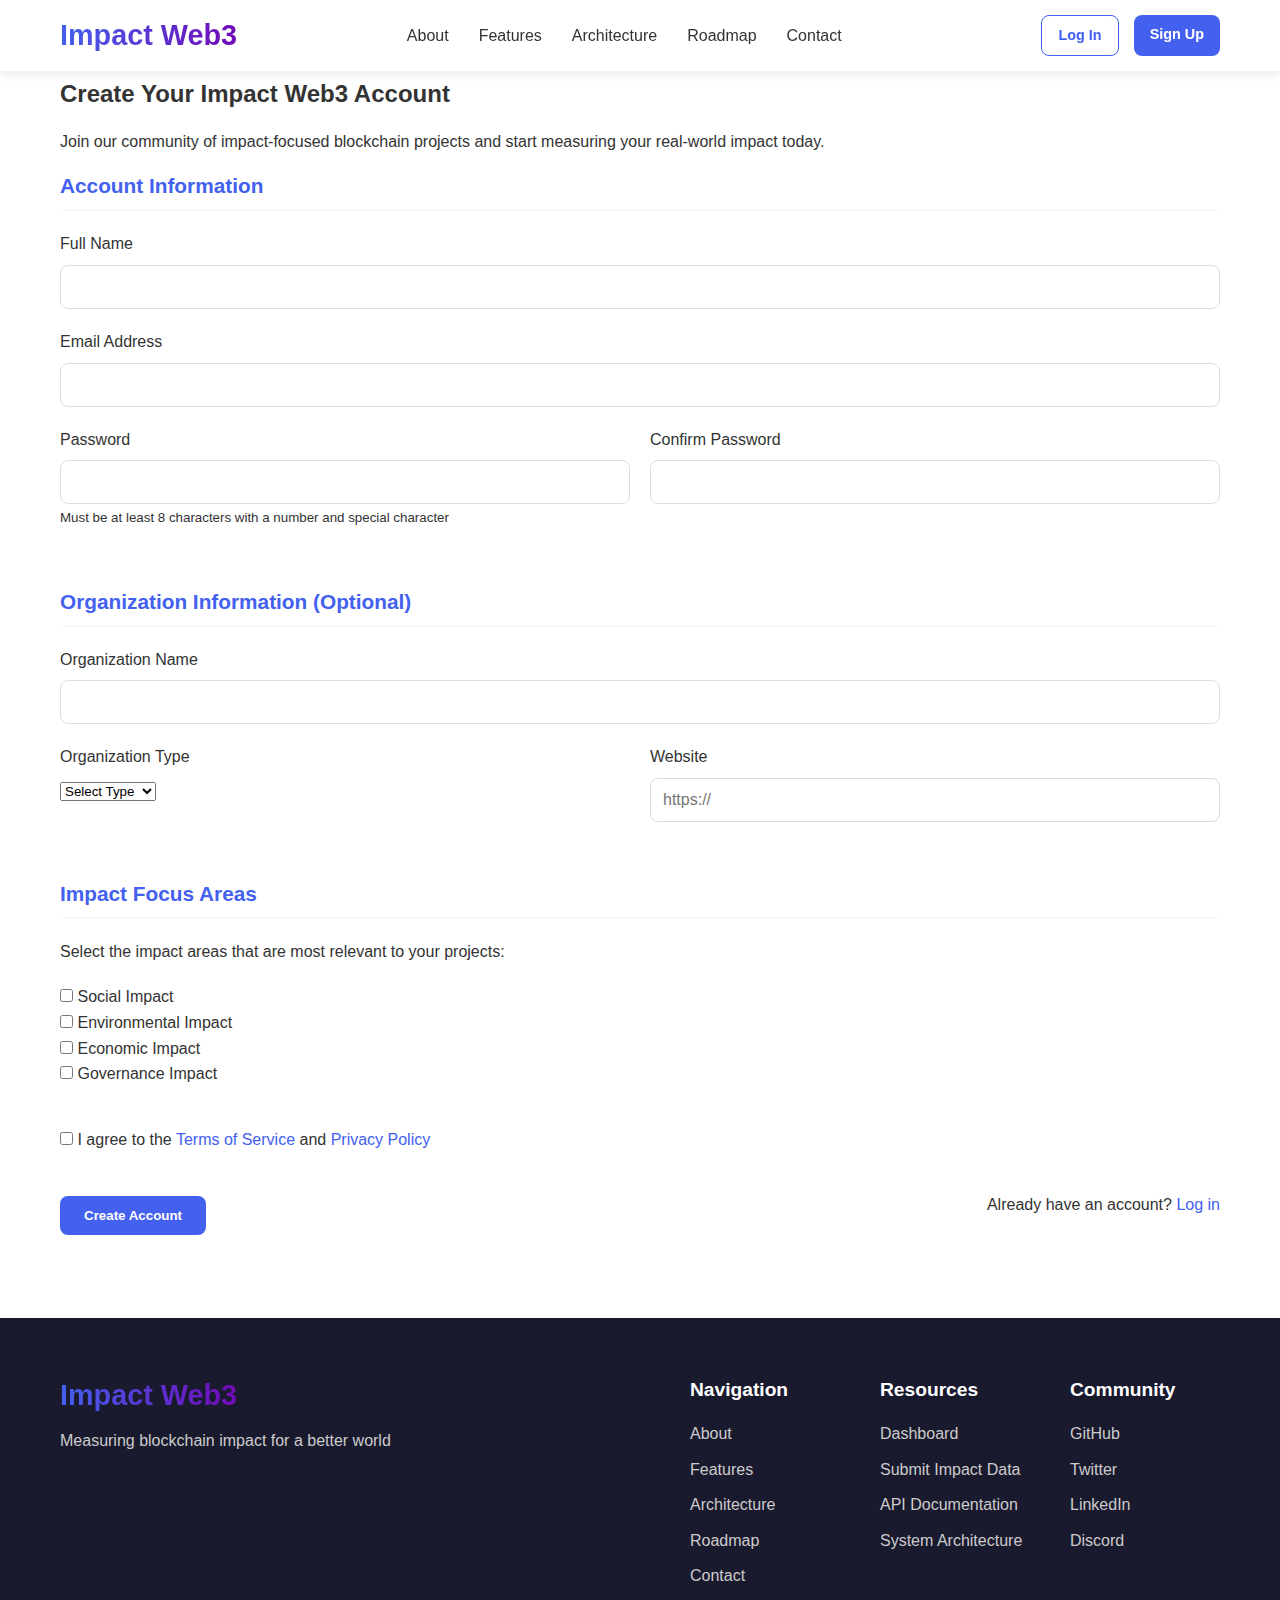
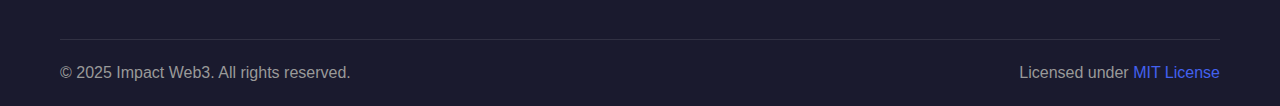
<file: impact_web3_github/signup.html>
<!DOCTYPE html>
<html lang="en">
<head>
    <meta charset="UTF-8">
    <meta name="viewport" content="width=device-width, initial-scale=1.0">
    <title>Sign Up - Impact Web3</title>
    <link rel="stylesheet" href="css/styles.css">
    <link rel="stylesheet" href="https://cdnjs.cloudflare.com/ajax/libs/font-awesome/6.4.0/css/all.min.css">
    <meta name="description" content="Create your Impact Web3 account to start measuring and reporting blockchain impact.">
</head>
<body>
    <header>
        <div class="container">
            <div class="logo">
                <h1>Impact Web3</h1>
            </div>
            <nav>
                <ul>
                    <li><a href="index.html#about">About</a></li>
                    <li><a href="index.html#features">Features</a></li>
                    <li><a href="index.html#architecture">Architecture</a></li>
                    <li><a href="index.html#roadmap">Roadmap</a></li>
                    <li><a href="index.html#contact">Contact</a></li>
                </ul>
            </nav>
            <div class="auth-buttons">
                <a href="#" class="btn auth-btn login-btn" id="loginBtn">Log In</a>
                <a href="#" class="btn auth-btn signup-btn" id="signupBtn">Sign Up</a>
            </div>
        </div>
    </header>

    <section class="signup-section">
        <div class="container">
            <div class="signup-container">
                <div class="signup-header">
                    <h2>Create Your Impact Web3 Account</h2>
                    <p>Join our community of impact-focused blockchain projects and start measuring your real-world impact today.</p>
                </div>
                <div class="signup-form-container">
                    <form id="fullSignupForm">
                        <div class="form-section">
                            <h3>Account Information</h3>
                            <div class="form-group">
                                <label for="fullName">Full Name</label>
                                <input type="text" id="fullName" name="fullName" required>
                            </div>
                            <div class="form-group">
                                <label for="signupEmail">Email Address</label>
                                <input type="email" id="signupEmail" name="email" required>
                            </div>
                            <div class="form-row">
                                <div class="form-col">
                                    <div class="form-group">
                                        <label for="signupPassword">Password</label>
                                        <input type="password" id="signupPassword" name="password" required>
                                        <small>Must be at least 8 characters with a number and special character</small>
                                    </div>
                                </div>
                                <div class="form-col">
                                    <div class="form-group">
                                        <label for="confirmPassword">Confirm Password</label>
                                        <input type="password" id="confirmPassword" name="confirmPassword" required>
                                    </div>
                                </div>
                            </div>
                        </div>

                        <div class="form-section">
                            <h3>Organization Information (Optional)</h3>
                            <div class="form-group">
                                <label for="orgName">Organization Name</label>
                                <input type="text" id="orgName" name="orgName">
                            </div>
                            <div class="form-row">
                                <div class="form-col">
                                    <div class="form-group">
                                        <label for="orgType">Organization Type</label>
                                        <select id="orgType" name="orgType">
                                            <option value="">Select Type</option>
                                            <option value="nonprofit">Nonprofit</option>
                                            <option value="forprofit">For-profit</option>
                                            <option value="government">Government</option>
                                            <option value="academic">Academic</option>
                                            <option value="individual">Individual</option>
                                            <option value="other">Other</option>
                                        </select>
                                    </div>
                                </div>
                                <div class="form-col">
                                    <div class="form-group">
                                        <label for="orgWebsite">Website</label>
                                        <input type="url" id="orgWebsite" name="orgWebsite" placeholder="https://">
                                    </div>
                                </div>
                            </div>
                        </div>

                        <div class="form-section">
                            <h3>Impact Focus Areas</h3>
                            <p>Select the impact areas that are most relevant to your projects:</p>
                            <div class="checkbox-group">
                                <div class="checkbox-item">
                                    <input type="checkbox" id="social" name="impactAreas" value="social">
                                    <label for="social">Social Impact</label>
                                </div>
                                <div class="checkbox-item">
                                    <input type="checkbox" id="environmental" name="impactAreas" value="environmental">
                                    <label for="environmental">Environmental Impact</label>
                                </div>
                                <div class="checkbox-item">
                                    <input type="checkbox" id="economic" name="impactAreas" value="economic">
                                    <label for="economic">Economic Impact</label>
                                </div>
                                <div class="checkbox-item">
                                    <input type="checkbox" id="governance" name="impactAreas" value="governance">
                                    <label for="governance">Governance Impact</label>
                                </div>
                            </div>
                        </div>

                        <div class="form-section">
                            <div class="checkbox-item terms-checkbox">
                                <input type="checkbox" id="termsAgree" name="termsAgree" required>
                                <label for="termsAgree">I agree to the <a href="#" target="_blank">Terms of Service</a> and <a href="#" target="_blank">Privacy Policy</a></label>
                            </div>
                        </div>

                        <div class="form-actions">
                            <button type="submit" class="btn primary">Create Account</button>
                            <p>Already have an account? <a href="#" id="goToLogin">Log in</a></p>
                        </div>
                    </form>
                </div>
            </div>
        </div>
    </section>

    <footer>
        <div class="container">
            <div class="footer-content">
                <div class="footer-logo">
                    <h2>Impact Web3</h2>
                    <p>Measuring blockchain impact for a better world</p>
                </div>
                <div class="footer-links">
                    <div class="link-group">
                        <h3>Navigation</h3>
                        <ul>
                            <li><a href="index.html#about">About</a></li>
                            <li><a href="index.html#features">Features</a></li>
                            <li><a href="index.html#architecture">Architecture</a></li>
                            <li><a href="index.html#roadmap">Roadmap</a></li>
                            <li><a href="index.html#contact">Contact</a></li>
                        </ul>
                    </div>
                    <div class="link-group">
                        <h3>Resources</h3>
                        <ul>
                            <li><a href="dashboard.html">Dashboard</a></li>
                            <li><a href="impact-form.html">Submit Impact Data</a></li>
                            <li><a href="#">API Documentation</a></li>
                            <li><a href="#">System Architecture</a></li>
                        </ul>
                    </div>
                    <div class="link-group">
                        <h3>Community</h3>
                        <ul>
                            <li><a href="https://github.com/impact-web3" target="_blank">GitHub</a></li>
                            <li><a href="https://twitter.com/ImpactWeb3" target="_blank">Twitter</a></li>
                            <li><a href="https://linkedin.com/company/impact-web3" target="_blank">LinkedIn</a></li>
                            <li><a href="https://discord.gg/impactweb3" target="_blank">Discord</a></li>
                        </ul>
                    </div>
                </div>
            </div>
            <div class="footer-bottom">
                <p>&copy; 2025 Impact Web3. All rights reserved.</p>
                <p>Licensed under <a href="#">MIT License</a></p>
            </div>
        </div>
    </footer>

    <!-- Login Modal -->
    <div class="modal" id="loginModal">
        <div class="modal-content">
            <span class="close-modal" id="closeLoginModal">&times;</span>
            <div class="modal-header">
                <h3>Log In to Your Account</h3>
            </div>
            <div class="modal-body">
                <form id="loginForm">
                    <div class="form-group">
                        <label for="loginEmail">Email</label>
                        <input type="email" id="loginEmail" name="email" required>
                    </div>
                    <div class="form-group">
                        <label for="loginPassword">Password</label>
                        <input type="password" id="loginPassword" name="password" required>
                    </div>
                    <button type="submit" class="btn primary" style="width: 100%;">Log In</button>
                </form>
            </div>
            <div class="modal-footer">
                <p>Don't have an account? <a href="#" id="switchToSignup">Sign up</a></p>
            </div>
        </div>
    </div>

    <script src="js/auth.js"></script>
    <script src="js/script.js"></script>
    <script src="js/signup.js"></script>
</body>
</html>
</file>
<file: impact_web3_github/css/styles.css>
/* Base Styles */
:root {
    --primary-color: #4361ee;
    --secondary-color: #7209b7;
    --accent-color: #f72585;
    --dark-color: #1a1a2e;
    --light-color: #ffffff;
    --gray-color: #f8f9fa;
    --text-color: #333333;
    --success-color: #38b000;
    --warning-color: #ffbe0b;
    --danger-color: #ff5400;
    --border-radius: 8px;
    --box-shadow: 0 4px 6px rgba(0, 0, 0, 0.1);
    --transition: all 0.3s ease;
}

* {
    margin: 0;
    padding: 0;
    box-sizing: border-box;
}

body {
    font-family: 'Inter', 'Segoe UI', Roboto, sans-serif;
    line-height: 1.6;
    color: var(--text-color);
    background-color: var(--light-color);
    overflow-x: hidden;
}

.container {
    width: 100%;
    max-width: 1200px;
    margin: 0 auto;
    padding: 0 20px;
}

section {
    padding: 80px 0;
}

h1, h2, h3, h4, h5, h6 {
    font-weight: 700;
    line-height: 1.2;
    margin-bottom: 20px;
}

p {
    margin-bottom: 20px;
}

a {
    text-decoration: none;
    color: var(--primary-color);
    transition: var(--transition);
}

a:hover {
    color: var(--secondary-color);
}

ul {
    list-style: none;
}

img {
    max-width: 100%;
    height: auto;
}

.btn {
    display: inline-block;
    padding: 12px 24px;
    border-radius: var(--border-radius);
    font-weight: 600;
    text-align: center;
    cursor: pointer;
    transition: var(--transition);
    border: none;
}

.primary {
    background-color: var(--primary-color);
    color: var(--light-color);
}

.primary:hover {
    background-color: var(--secondary-color);
    color: var(--light-color);
}

.secondary {
    background-color: transparent;
    color: var(--primary-color);
    border: 2px solid var(--primary-color);
}

.secondary:hover {
    background-color: var(--primary-color);
    color: var(--light-color);
}

.auth-btn {
    padding: 8px 16px;
    border-radius: var(--border-radius);
    font-weight: 600;
    font-size: 0.9rem;
}

.login-btn {
    background-color: transparent;
    color: var(--primary-color);
    border: 1px solid var(--primary-color);
}

.login-btn:hover {
    background-color: var(--primary-color);
    color: var(--light-color);
}

.signup-btn {
    background-color: var(--primary-color);
    color: var(--light-color);
}

.signup-btn:hover {
    background-color: var(--secondary-color);
}

/* Header & Navigation */
header {
    position: fixed;
    top: 0;
    left: 0;
    width: 100%;
    background-color: var(--light-color);
    box-shadow: 0 2px 10px rgba(0, 0, 0, 0.1);
    z-index: 1000;
    padding: 15px 0;
}

header .container {
    display: flex;
    justify-content: space-between;
    align-items: center;
}

.logo {
    display: flex;
    align-items: center;
}

.logo h1 {
    font-size: 1.8rem;
    margin-bottom: 0;
    background: linear-gradient(to right, var(--primary-color), var(--secondary-color));
    -webkit-background-clip: text;
    -webkit-text-fill-color: transparent;
}

nav {
    display: flex;
    align-items: center;
}

nav ul {
    display: flex;
    gap: 30px;
}

nav ul li a {
    color: var(--text-color);
    font-weight: 500;
    position: relative;
}

nav ul li a:hover {
    color: var(--primary-color);
}

nav ul li a::after {
    content: '';
    position: absolute;
    bottom: -5px;
    left: 0;
    width: 0;
    height: 2px;
    background: linear-gradient(to right, var(--primary-color), var(--secondary-color));
    transition: var(--transition);
}

nav ul li a:hover::after {
    width: 100%;
}

.auth-buttons {
    display: flex;
    gap: 15px;
    margin-left: 30px;
}

.mobile-menu-btn {
    display: none;
    font-size: 1.5rem;
    cursor: pointer;
}

/* Hero Section */
.hero {
    padding: 160px 0 80px;
    background: linear-gradient(135deg, #f5f7fa 0%, #e4efe9 100%);
}

.hero .container {
    display: flex;
    align-items: center;
    justify-content: space-between;
    gap: 40px;
}

.hero-content {
    flex: 1;
}

.hero-content h1 {
    font-size: 3.5rem;
    margin-bottom: 20px;
    background: linear-gradient(to right, var(--primary-color), var(--secondary-color));
    -webkit-background-clip: text;
    -webkit-text-fill-color: transparent;
}

.hero-content p {
    font-size: 1.2rem;
    margin-bottom: 30px;
    color: #555;
}

.cta-buttons {
    display: flex;
    gap: 15px;
}

.hero-image {
    flex: 1;
    display: flex;
    justify-content: center;
    align-items: center;
}

/* About Section */
.about {
    background-color: var(--light-color);
}

.about h2 {
    text-align: center;
    font-size: 2.5rem;
    margin-bottom: 50px;
    background: linear-gradient(to right, var(--primary-color), var(--secondary-color));
    -webkit-background-clip: text;
    -webkit-text-fill-color: transparent;
    display: inline-block;
}

.about-content {
    display: flex;
    flex-wrap: wrap;
    gap: 40px;
}

.about-text {
    flex: 1;
    min-width: 300px;
}

.about-text p {
    margin-bottom: 20px;
    font-size: 1.1rem;
}

.about-text ul {
    margin-bottom: 30px;
}

.about-text ul li {
    margin-bottom: 10px;
    position: relative;
    padding-left: 25px;
}

.about-text ul li::before {
    content: '•';
    color: var(--primary-color);
    font-size: 1.5rem;
    position: absolute;
    left: 0;
    top: -5px;
}

.vision-mission {
    flex: 1;
    min-width: 300px;
    display: flex;
    flex-direction: column;
    gap: 30px;
}

.vision, .mission {
    background-color: var(--gray-color);
    padding: 30px;
    border-radius: var(--border-radius);
    box-shadow: var(--box-shadow);
    transition: var(--transition);
}

.vision:hover, .mission:hover {
    transform: translateY(-5px);
    box-shadow: 0 10px 20px rgba(0, 0, 0, 0.1);
}

.vision h3, .mission h3 {
    color: var(--primary-color);
    font-size: 1.5rem;
    margin-bottom: 15px;
}

/* Features Section */
.features {
    background-color: var(--gray-color);
}

.features h2 {
    text-align: center;
    font-size: 2.5rem;
    margin-bottom: 50px;
    background: linear-gradient(to right, var(--primary-color), var(--secondary-color));
    -webkit-background-clip: text;
    -webkit-text-fill-color: transparent;
    display: inline-block;
}

.features-grid {
    display: grid;
    grid-template-columns: repeat(auto-fit, minmax(300px, 1fr));
    gap: 30px;
}

.feature-card {
    background-color: var(--light-color);
    padding: 30px;
    border-radius: var(--border-radius);
    box-shadow: var(--box-shadow);
    transition: var(--transition);
    height: 100%;
}

.feature-card:hover {
    transform: translateY(-5px);
    box-shadow: 0 10px 20px rgba(0, 0, 0, 0.1);
}

.feature-icon {
    width: 60px;
    height: 60px;
    border-radius: 50%;
    background: linear-gradient(135deg, var(--primary-color), var(--secondary-color));
    display: flex;
    align-items: center;
    justify-content: center;
    margin-bottom: 20px;
}

.feature-card h3 {
    font-size: 1.3rem;
    margin-bottom: 15px;
    color: var(--primary-color);
}

.feature-card ul li {
    margin-bottom: 10px;
    position: relative;
    padding-left: 25px;
}

.feature-card ul li::before {
    content: '✓';
    color: var(--primary-color);
    position: absolute;
    left: 0;
}

/* Architecture Section */
.architecture {
    background-color: var(--light-color);
}

.architecture h2 {
    text-align: center;
    font-size: 2.5rem;
    margin-bottom: 30px;
    background: linear-gradient(to right, var(--primary-color), var(--secondary-color));
    -webkit-background-clip: text;
    -webkit-text-fill-color: transparent;
    display: inline-block;
}

.architecture p {
    text-align: center;
    max-width: 800px;
    margin: 0 auto 40px;
    font-size: 1.1rem;
}

.architecture-diagram {
    text-align: center;
    margin-bottom: 50px;
}

.architecture-description {
    display: flex;
    flex-direction: column;
    gap: 20px;
    max-width: 800px;
    margin: 0 auto;
}

.arch-layer {
    background-color: var(--gray-color);
    padding: 20px;
    border-radius: var(--border-radius);
    box-shadow: var(--box-shadow);
    transition: var(--transition);
}

.arch-layer:hover {
    transform: translateX(10px);
    box-shadow: 0 10px 20px rgba(0, 0, 0, 0.1);
}

.arch-layer h3 {
    color: var(--primary-color);
    margin-bottom: 10px;
    font-size: 1.2rem;
}

/* Roadmap Section */
.roadmap {
    background-color: var(--gray-color);
}

.roadmap h2 {
    text-align: center;
    font-size: 2.5rem;
    margin-bottom: 50px;
    background: linear-gradient(to right, var(--primary-color), var(--secondary-color));
    -webkit-background-clip: text;
    -webkit-text-fill-color: transparent;
    display: inline-block;
}

.roadmap-timeline {
    display: flex;
    flex-wrap: wrap;
    gap: 30px;
    justify-content: center;
}

.roadmap-phase {
    background-color: var(--light-color);
    padding: 30px;
    border-radius: var(--border-radius);
    box-shadow: var(--box-shadow);
    transition: var(--transition);
    flex: 1;
    min-width: 250px;
    max-width: 300px;
    position: relative;
}

.roadmap-phase:hover {
    transform: translateY(-5px);
    box-shadow: 0 10px 20px rgba(0, 0, 0, 0.1);
}

.roadmap-phase h3 {
    color: var(--primary-color);
    font-size: 1.3rem;
    margin-bottom: 10px;
}

.phase-time {
    color: var(--secondary-color);
    font-weight: 600;
    margin-bottom: 20px;
}

.roadmap-phase ul li {
    margin-bottom: 10px;
    position: relative;
    padding-left: 25px;
}

.roadmap-phase ul li::before {
    content: '→';
    color: var(--primary-color);
    position: absolute;
    left: 0;
}

/* Contact Section */
.contact {
    background-color: var(--light-color);
}

.contact h2 {
    text-align: center;
    font-size: 2.5rem;
    margin-bottom: 50px;
    background: linear-gradient(to right, var(--primary-color), var(--secondary-color));
    -webkit-background-clip: text;
    -webkit-text-fill-color: transparent;
    display: inline-block;
}

.contact-content {
    display: flex;
    flex-wrap: wrap;
    gap: 40px;
}

.contact-info {
    flex: 1;
    min-width: 300px;
}

.contact-info h3 {
    color: var(--primary-color);
    font-size: 1.5rem;
    margin-bottom: 20px;
}

.contact-info p {
    margin-bottom: 20px;
}

.contact-info ul li {
    margin-bottom: 15px;
}

.contact-info ul li a {
    color: var(--primary-color);
    transition: var(--transition);
}

.contact-info ul li a:hover {
    color: var(--secondary-color);
    text-decoration: underline;
}

.contact-form {
    flex: 1;
    min-width: 300px;
}

.contact-form h3 {
    color: var(--primary-color);
    font-size: 1.5rem;
    margin-bottom: 20px;
}

.form-group {
    margin-bottom: 20px;
}

.form-group label {
    display: block;
    margin-bottom: 8px;
    font-weight: 500;
}

.form-group input,
.form-group textarea {
    width: 100%;
    padding: 12px;
    border: 1px solid #ddd;
    border-radius: var(--border-radius);
    font-family: 'Inter', sans-serif;
    font-size: 1rem;
    transition: var(--transition);
}

.form-group input:focus,
.form-group textarea:focus {
    outline: none;
    border-color: var(--primary-color);
    box-shadow: 0 0 0 3px rgba(67, 97, 238, 0.1);
}

/* Footer */
footer {
    background-color: var(--dark-color);
    color: var(--light-color);
    padding: 60px 0 20px;
}

.footer-content {
    display: flex;
    flex-wrap: wrap;
    justify-content: space-between;
    gap: 40px;
    margin-bottom: 40px;
}

.footer-logo {
    flex: 1;
    min-width: 200px;
}

.footer-logo h2 {
    font-size: 1.8rem;
    margin-bottom: 15px;
    background: linear-gradient(to right, var(--primary-color), var(--secondary-color));
    -webkit-background-clip: text;
    -webkit-text-fill-color: transparent;
    display: inline-block;
}

.footer-logo p {
    color: #ccc;
}

.footer-links {
    display: flex;
    flex-wrap: wrap;
    gap: 40px;
}

.link-group {
    min-width: 150px;
}

.link-group h3 {
    color: var(--light-color);
    font-size: 1.2rem;
    margin-bottom: 20px;
}

.link-group ul li {
    margin-bottom: 10px;
}

.link-group ul li a {
    color: #ccc;
    transition: var(--transition);
}

.link-group ul li a:hover {
    color: var(--primary-color);
}

.footer-bottom {
    display: flex;
    justify-content: space-between;
    align-items: center;
    flex-wrap: wrap;
    gap: 20px;
    padding-top: 20px;
    border-top: 1px solid rgba(255, 255, 255, 0.1);
}

.footer-bottom p {
    color: #999;
    margin-bottom: 0;
}

.footer-bottom a {
    color: var(--primary-color);
}

/* Modal Styles */
.modal {
    display: none;
    position: fixed;
    top: 0;
    left: 0;
    width: 100%;
    height: 100%;
    background-color: rgba(0, 0, 0, 0.5);
    z-index: 2000;
    align-items: center;
    justify-content: center;
}

.modal.active {
    display: flex;
}

.modal-content {
    background-color: var(--light-color);
    padding: 40px;
    border-radius: var(--border-radius);
    box-shadow: var(--box-shadow);
    max-width: 500px;
    width: 100%;
    position: relative;
}

.close-modal {
    position: absolute;
    top: 15px;
    right: 15px;
    font-size: 1.5rem;
    cursor: pointer;
    color: #999;
    transition: var(--transition);
}

.close-modal:hover {
    color: var(--primary-color);
}

.modal-header {
    margin-bottom: 30px;
    text-align: center;
}

.modal-header h3 {
    font-size: 1.8rem;
    color: var(--primary-color);
}

.modal-body {
    margin-bottom: 30px;
}

.modal-footer {
    text-align: center;
}

.modal-footer p {
    margin-top: 20px;
    font-size: 0.9rem;
    color: #666;
}

.modal-footer a {
    color: var(--primary-color);
    font-weight: 600;
}

/* Dashboard Styles */
.dashboard-container {
    padding: 120px 0 60px;
}

.dashboard-header {
    margin-bottom: 40px;
}

.dashboard-header h1 {
    font-size: 2.5rem;
    margin-bottom: 10px;
    background: linear-gradient(to right, var(--primary-color), var(--secondary-color));
    -webkit-background-clip: text;
    -webkit-text-fill-color: transparent;
    display: inline-block;
}

.dashboard-header p {
    color: #666;
    max-width: 800px;
}

.dashboard-grid {
    display: grid;
    grid-template-columns: repeat(auto-fit, minmax(300px, 1fr));
    gap: 30px;
    margin-bottom: 40px;
}

.dashboard-card {
    background-color: var(--light-color);
    padding: 30px;
    border-radius: var(--border-radius);
    box-shadow: var(--box-shadow);
}

.dashboard-card h3 {
    color: var(--primary-color);
    font-size: 1.3rem;
    margin-bottom: 20px;
}

.dashboard-card .value {
    font-size: 2.5rem;
    font-weight: 700;
    margin-bottom: 10px;
    color: var(--dark-color);
}

.dashboard-card .change {
    display: flex;
    align-items: center;
    gap: 5px;
    font-size: 0.9rem;
}

.dashboard-card .positive {
    color: var(--success-color);
}

.dashboard-card .negative {
    color: var(--danger-color);
}

.chart-container {
    background-color: var(--light-color);
    padding: 30px;
    border-radius: var(--border-radius);
    box-shadow: var(--box-shadow);
    margin-bottom: 40px;
}

.chart-container h3 {
    color: var(--primary-color);
    font-size: 1.3rem;
    margin-bottom: 20px;
}

.chart {
    height: 400px;
    width: 100%;
}

.data-table {
    background-color: var(--light-color);
    padding: 30px;
    border-radius: var(--border-radius);
    box-shadow: var(--box-shadow);
}

.data-table h3 {
    color: var(--primary-color);
    font-size: 1.3rem;
    margin-bottom: 20px;
}

table {
    width: 100%;
    border-collapse: collapse;
}

table th, table td {
    padding: 12px 15px;
    text-align: left;
    border-bottom: 1px solid #eee;
}

table th {
    background-color: var(--gray-color);
    font-weight: 600;
    color: var(--primary-color);
}

table tr:hover {
    background-color: var(--gray-color);
}

/* Impact Data Form Styles */
.impact-form-container {
    padding: 120px 0 60px;
}

.impact-form-header {
    margin-bottom: 40px;
}

.impact-form-header h1 {
    font-size: 2.5rem;
    margin-bottom: 10px;
    background: linear-gradient(to right, var(--primary-color), var(--secondary-color));
    -webkit-background-clip: text;
    -webkit-text-fill-color: transparent;
    display: inline-block;
}

.impact-form-header p {
    color: #666;
    max-width: 800px;
}

.impact-form {
    background-color: var(--light-color);
    padding: 40px;
    border-radius: var(--border-radius);
    box-shadow: var(--box-shadow);
    max-width: 800px;
    margin: 0 auto;
}

.form-section {
    margin-bottom: 40px;
}

.form-section h3 {
    color: var(--primary-color);
    font-size: 1.3rem;
    margin-bottom: 20px;
    padding-bottom: 10px;
    border-bottom: 2px solid var(--gray-color);
}

.form-row {
    display: flex;
    flex-wrap: wrap;
    gap: 20px;
    margin-bottom: 20px;
}

.form-col {
    flex: 1;
    min-width: 250px;
}

.form-actions {
    display: flex;
    justify-content: space-between;
    align-items: center;
    margin-top: 40px;
}

/* Responsive Styles */
@media (max-width: 992px) {
    .hero-content h1 {
        font-size: 2.8rem;
    }
}

@media (max-width: 768px) {
    header .container {
        flex-wrap: wrap;
    }
    
    nav {
        order: 3;
        width: 100%;
        margin-top: 15px;
    }
    
    nav ul {
        justify-content: center;
    }
    
    .auth-buttons {
        margin-left: 0;
    }
    
    .hero .container {
        flex-direction: column;
        text-align: center;
    }
    
    .hero-content h1 {
        font-size: 2.5rem;
    }
    
    .cta-buttons {
        justify-content: center;
    }
    
    .roadmap-phase {
        min-width: 100%;
    }
}

@media (max-width: 576px) {
    nav ul {
        gap: 15px;
    }
    
    .auth-buttons {
        gap: 10px;
    }
    
    .auth-btn {
        padding: 6px 12px;
        font-size: 0.8rem;
    }
    
    section {
        padding: 60px 0;
    }
    
    .hero {
        padding: 120px 0 60px;
    }
    
    .hero-content h1 {
        font-size: 2rem;
    }
    
    h2 {
        font-size: 2rem !important;
    }
    
    .modal-content {
        padding: 30px 20px;
    }
}
</file>
